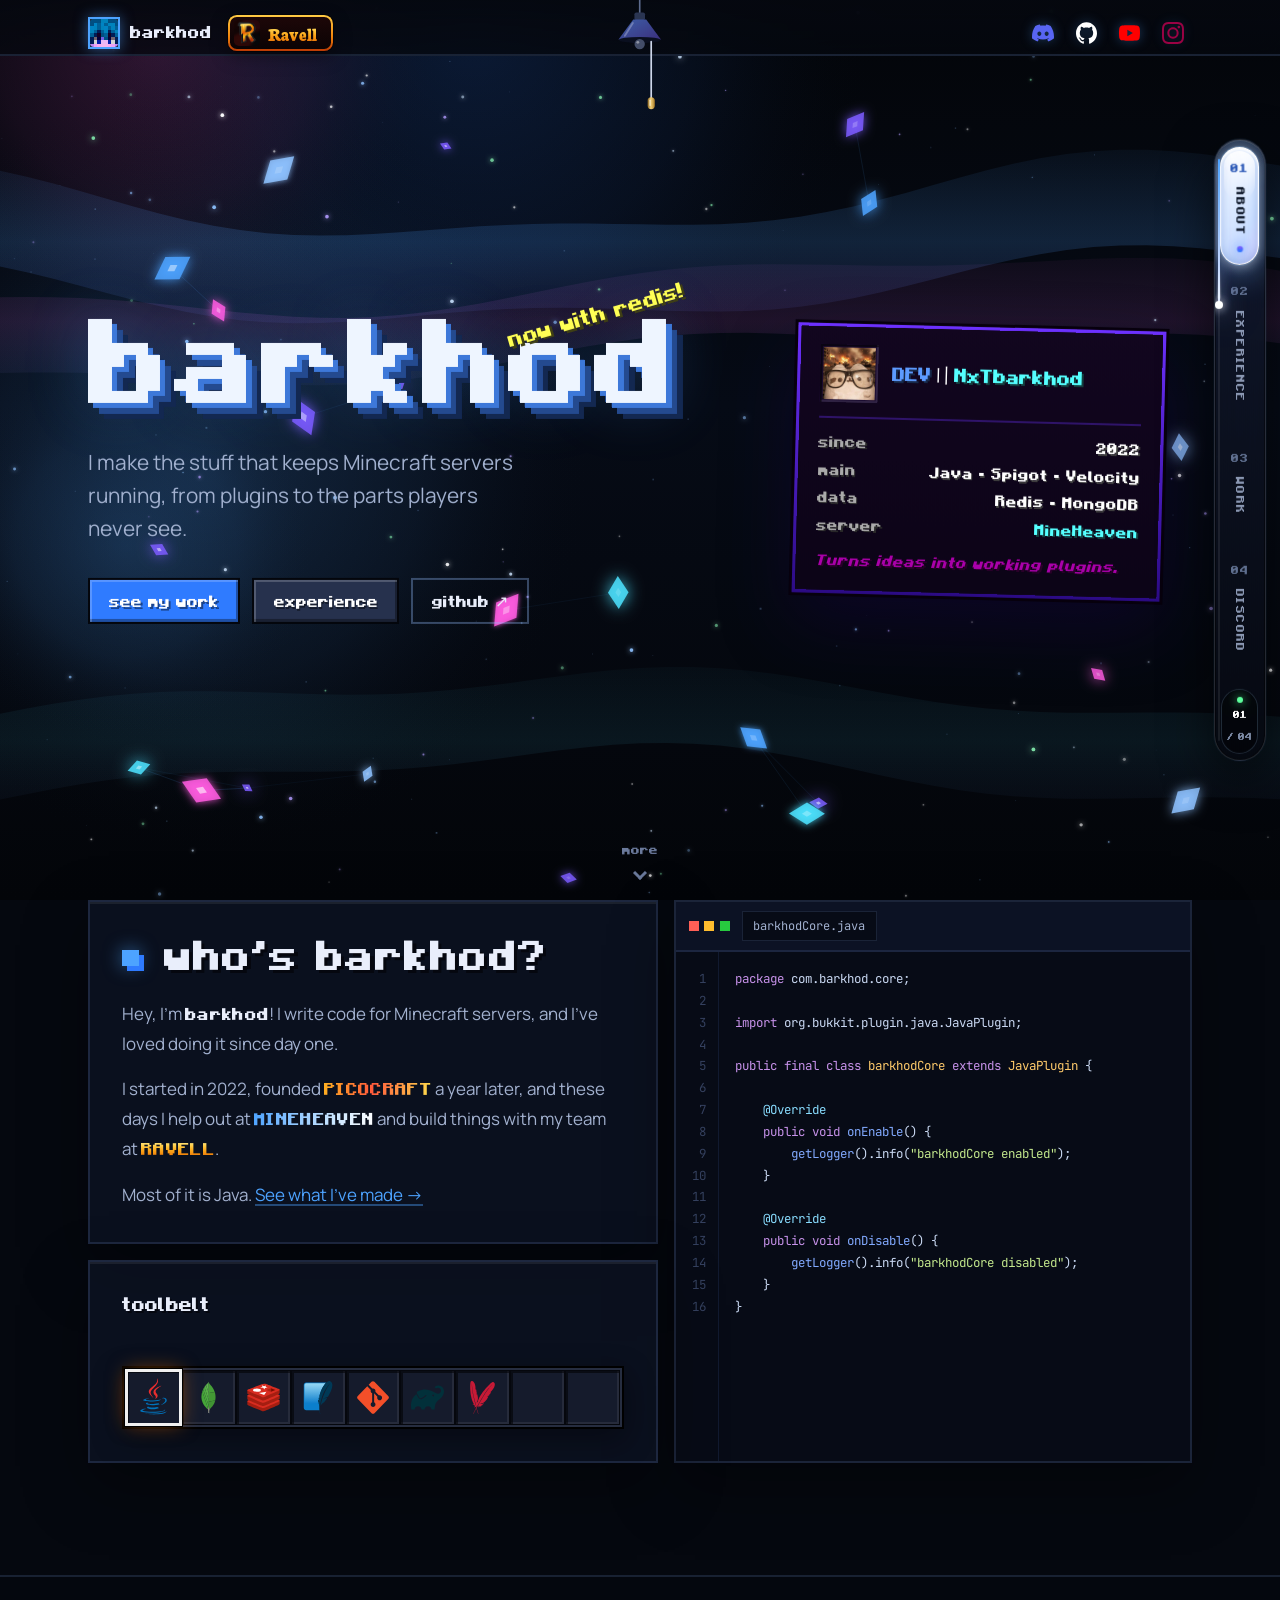
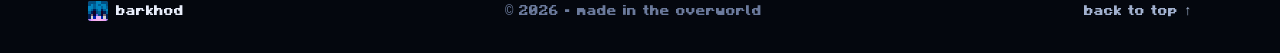
<file: index.html>
<!DOCTYPE html>
<html lang="en">
<head>
<meta charset="UTF-8">
<meta name="viewport" content="width=device-width, initial-scale=1.0">
<meta name="description" content="barkhod — plugins, gameplay systems and the backend behind Minecraft servers like MineHeaven and PicoCraft.">
<meta name="theme-color" content="#000000">
<script>try{if(localStorage.getItem("barkhod-theme")==="light"){document.documentElement.setAttribute("data-theme","light");document.querySelector('meta[name="theme-color"]').setAttribute("content","#eaf3ff");}}catch(e){}</script>
<title>barkhod</title>
<link rel="icon" type="image/png" href="assets/img/logo.png?v=1">
<link rel="apple-touch-icon" href="assets/img/logo.png?v=1">
<link rel="preconnect" href="https://fonts.googleapis.com">
<link rel="preconnect" href="https://fonts.gstatic.com" crossorigin>
<link href="https://fonts.googleapis.com/css2?family=Neuton:wght@800&family=JetBrains+Mono:wght@400;500;700&family=Manrope:wght@400;500;600;700;800&display=swap" rel="stylesheet">
<link rel="stylesheet" href="assets/css/site.css?v=5">
</head>
<body data-page="1">
<a class="skip" href="#main">Skip to content</a>

<header class="topbar" id="navbar">
<div class="topbar-in">
<div class="topbar-start">
<a class="brand" href="#about" data-goto="1" aria-label="barkhod home"><img class="brand-mark" src="assets/img/logo.png?v=1" alt="" width="32" height="32" fetchpriority="high"><span class="brand-name">barkhod</span></a>
<a class="ravell-link" href="ravell/" aria-label="Ravell"><img src="assets/img/ravell-icon.webp" alt="" width="900" height="900"><span class="ravell-link-name" aria-hidden="true">Ravell</span></a>
</div>
<div class="lamp" id="lamp">
<button class="lamp-body" id="lampBody" type="button" role="switch" aria-checked="false" aria-label="Lamp: switch to light mode">
<svg class="lamp-svg" viewBox="0 0 64 56" aria-hidden="true" focusable="false">
<defs>
<linearGradient id="lampShadeFill" x1="0" y1="0" x2="1" y2="1"><stop offset="0" class="lamp-shade-a"/><stop offset="1" class="lamp-shade-b"/></linearGradient>
<radialGradient id="lampGlowFill"><stop offset="0" stop-color="#fff8dd"/><stop offset=".4" stop-color="#ffe08a" stop-opacity=".55"/><stop offset="1" stop-color="#ffd166" stop-opacity="0"/></radialGradient>
</defs>
<circle class="lamp-halo" cx="32" cy="37" r="22" fill="url(#lampGlowFill)"/>
<line class="lamp-wire" x1="32" y1="0" x2="32" y2="11"/>
<rect class="lamp-cap" x="27.5" y="10.5" width="9" height="6.5" rx="1.6"/>
<path class="lamp-shade" d="M26.5 16.5h11L50 33.5Q32 38.6 14 33.5Z" fill="url(#lampShadeFill)"/>
<path class="lamp-shine" d="M26.2 19.6 19.4 30.4"/>
<ellipse class="lamp-rim" cx="32" cy="33.9" rx="17.6" ry="2.5"/>
<circle class="lamp-bulb" cx="32" cy="37.4" r="4.4"/>
<circle class="lamp-bulb-spark" cx="30.4" cy="35.9" r="1.2"/>
</svg>
<span class="lamp-cone" aria-hidden="true"></span>
</button>
</div>
<nav class="socials" aria-label="Social links">
<button class="social-icon" type="button" data-goto="4" aria-label="Discord page" data-tip="Discord"><img src="assets/icons/discord.svg" alt="" width="22" height="22"></button>
<a class="social-icon" href="https://github.com/mineheavendevelopment" target="_blank" rel="noreferrer" aria-label="GitHub" data-tip="GitHub"><img class="icon-mono" src="assets/icons/github.svg" alt="" width="22" height="22"></a>
<a class="social-icon" href="https://www.youtube.com/@Barkhod" target="_blank" rel="noreferrer" aria-label="YouTube" data-tip="YouTube"><img src="assets/icons/youtube.svg" alt="" width="22" height="22"></a>
<button class="social-icon is-off" type="button" aria-disabled="true" aria-label="Instagram, not available yet" data-tip="Not now ❌"><img src="assets/icons/instagram.svg" alt="" width="22" height="22"></button>
</nav>
</div>
</header>

<nav class="top-pager" id="topPager" aria-label="Site pages">
<span class="top-pager-glow" aria-hidden="true"></span>
<span class="top-pager-slider" id="topPagerSlider" aria-hidden="true"></span>
<div class="top-pager-list" role="tablist" aria-label="Site pages" aria-orientation="vertical">
<button class="top-page-btn" type="button" role="tab" data-goto="1" title="About" aria-label="Page 1 of 4, About" aria-selected="true"><b aria-hidden="true">01</b><span>About</span></button>
<button class="top-page-btn" type="button" role="tab" data-goto="2" title="Experience" aria-label="Page 2 of 4, Experience" aria-selected="false" tabindex="-1"><b aria-hidden="true">02</b><span>Experience</span></button>
<button class="top-page-btn" type="button" role="tab" data-goto="3" title="Work" aria-label="Page 3 of 4, Work" aria-selected="false" tabindex="-1"><b aria-hidden="true">03</b><span>Work</span></button>
<button class="top-page-btn" type="button" role="tab" data-goto="4" title="Discord" aria-label="Page 4 of 4, Discord" aria-selected="false" tabindex="-1"><b aria-hidden="true">04</b><span>Discord</span></button>
</div>
<span class="top-pager-count" id="topPagerCount" aria-hidden="true"><b>01</b> / 04</span>
<span class="top-pager-progress" aria-hidden="true"><i id="topPagerProgress"></i></span>
</nav>

<main id="main">

<section class="page page-home" id="about" data-page="1" aria-label="Home">
<div class="intro">
<div class="wrap intro-grid">
<div class="intro-copy">
<h1 class="title"><span class="title-word">barkhod</span><span class="splash" id="splash" aria-hidden="true">now with redis!</span></h1>
<p class="intro-lead">I make the stuff that keeps Minecraft servers running, from plugins to the parts players never see.</p>
<div class="actions">
<a class="btn btn-go" href="#work">see my work</a>
<a class="btn" href="#experience">experience</a>
<a class="btn btn-ghost" href="https://github.com/mineheavendevelopment" target="_blank" rel="noreferrer">github ↗</a>
</div>
</div>
<aside class="player" aria-label="Player card">
<div class="player-head">
<span class="player-face"><img src="assets/img/dc-avatar.jpg?v=2" alt="" width="256" height="256"></span>
<div class="player-id">
<p class="player-name"><span class="player-rank">DEV</span><span class="player-sep">〢</span>NxTbarkhod</p>
</div>
</div>
<dl class="player-stats">
<div><dt>since</dt><dd>2022</dd></div>
<div><dt>main</dt><dd>Java · Spigot · Velocity</dd></div>
<div><dt>data</dt><dd>Redis · MongoDB</dd></div>
<div><dt>server</dt><dd class="aqua">MineHeaven</dd></div>
</dl>
<p class="player-lore">Turns ideas into working plugins.</p>
</aside>
</div>
<a class="scroll-hint" href="#whoami"><span>more</span><i aria-hidden="true"></i></a>
</div>

<div class="wrap bento" id="whoami">
<article class="card about-card" data-reveal>
<h2 class="heading">who's barkhod?</h2>
<p>Hey, I'm <b class="mc">barkhod</b>! I write code for Minecraft servers, and I've loved doing it since day one.</p>
<p>I started in 2022, founded <a class="mc mc-pico" href="https://github.com/mineheavendevelopment" target="_blank" rel="noreferrer">PICOCRAFT</a> a year later, and these days I help out at <a class="mc mc-heaven" href="https://github.com/mineheavendevelopment" target="_blank" rel="noreferrer">MINEHEAVEN</a> and build things with my team at <a class="mc mc-ravell" href="ravell/">RAVELL</a>.</p>
<p>Most of it is Java. <a class="link" href="#work">See what I've made →</a></p>
</article>

<figure class="card editor-card" data-reveal>
<div class="editor-bar"><span class="editor-dots" aria-hidden="true"><i></i><i></i><i></i></span><span class="editor-tab">barkhodCore.java</span></div>
<div class="editor-body">
<pre class="editor-lines" id="editorLines" aria-hidden="true"></pre>
<pre class="editor-code" id="editorCode"><span class="kw">package</span> com.barkhod.core;

<span class="kw">import</span> org.bukkit.plugin.java.JavaPlugin;

<span class="kw">public final class</span> <span class="tp">barkhodCore</span> <span class="kw">extends</span> <span class="tp">JavaPlugin</span> {

    <span class="ann">@Override</span>
    <span class="kw">public void</span> <span class="fn">onEnable</span>() {
        <span class="fn">getLogger</span>().info(<span class="str">"barkhodCore enabled"</span>);
    }

    <span class="ann">@Override</span>
    <span class="kw">public void</span> <span class="fn">onDisable</span>() {
        <span class="fn">getLogger</span>().info(<span class="str">"barkhodCore disabled"</span>);
    }
}</pre>
</div>
</figure>

<section class="card tools-card" aria-labelledby="toolsTitle" data-reveal>
<h3 class="card-title" id="toolsTitle">toolbelt</h3>
<div class="hotbar-wrap">
<p class="held" id="held" aria-live="polite"></p>
<ul class="hotbar" id="hotbar">
<li><button class="slot" type="button" data-name="Java" style="--c:#e76f00"><img src="assets/icons/java.svg" alt="Java"></button></li>
<li><button class="slot" type="button" data-name="MongoDB" style="--c:#47a248"><img src="assets/icons/mongodb.svg" alt="MongoDB"></button></li>
<li><button class="slot" type="button" data-name="Redis" style="--c:#d82c20"><img src="assets/icons/redis.svg" alt="Redis"></button></li>
<li><button class="slot" type="button" data-name="SQLite" style="--c:#0f80cc"><img src="assets/icons/sqlite.svg" alt="SQLite"></button></li>
<li><button class="slot" type="button" data-name="Git" style="--c:#f05032"><img src="assets/icons/git.svg" alt="Git"></button></li>
<li><button class="slot" type="button" data-name="Gradle" style="--c:#3fb6c6"><img src="assets/icons/gradle.svg" alt="Gradle"></button></li>
<li><button class="slot" type="button" data-name="Apache Maven" style="--c:#c71a36"><img src="assets/icons/maven.svg" alt="Apache Maven"></button></li>
<li><span class="slot is-empty" aria-hidden="true"></span></li>
<li><span class="slot is-empty" aria-hidden="true"></span></li>
</ul>
</div>
</section>
</div>
</section>

<section class="page" id="experience" data-page="2" aria-label="Experience">
<div class="wrap">
<header class="page-head">
<h2 class="heading">teams I've built for</h2>
<p class="page-sub">Two I started and one I joined. Pick a team to rewind the clock.</p>
</header>

<div class="mc-clock" id="mcClock">
<button class="mc-clock-face" id="mcClockFace" type="button" aria-label="Minecraft clock timeline. Click to spin it like in the Nether."><canvas id="mcClockCanvas" width="16" height="16" aria-hidden="true"></canvas></button>
<div class="mc-clock-info">
<div class="mc-clock-head"><span>Minecraft clock · timeline</span><b class="mc-clock-phase" id="mcClockPhase" data-phase="day">Now</b></div>
<div class="mc-clock-readout"><span class="mc-clock-time" id="mcClockYear">2026</span></div>
</div>
<div class="mc-clock-day" aria-hidden="true">
<div class="mc-clock-track" id="mcClockTrack"><span class="mc-clock-needle" id="mcClockNeedle"></span></div>
<div class="mc-clock-labels" id="mcClockLabels"><span style="--at:0%">2022</span><span style="--at:25%">2023</span><span style="--at:50%">2024</span><span style="--at:75%">2025</span><span style="--at:100%">2026</span></div>
</div>
</div>

<div class="guilds">
<div class="guild-list" role="tablist" aria-label="Teams" aria-orientation="vertical">
<button class="guild is-active" id="tab-picocraft" type="button" role="tab" aria-selected="true" aria-controls="job-picocraft" data-company="picocraft" data-year="2023"><span class="guild-logo" aria-hidden="true"><img src="assets/img/picocraft-logo.png" alt="" width="180" height="135"></span><span class="guild-text"><span class="guild-name">PicoCraft</span><span class="guild-role">Owner &amp; developer</span></span><span class="guild-year">2023</span></button>
<button class="guild" id="tab-mineheaven" type="button" role="tab" aria-selected="false" tabindex="-1" aria-controls="job-mineheaven" data-company="mineheaven" data-year="2026"><span class="guild-logo" aria-hidden="true"><img src="assets/img/mineheaven-logo.png" alt="" width="110" height="128"></span><span class="guild-text"><span class="guild-name">MineHeaven</span><span class="guild-role">Developer</span></span><span class="guild-year">2026</span></button>
<button class="guild" id="tab-ravell" type="button" role="tab" aria-selected="false" tabindex="-1" aria-controls="job-ravell" data-company="ravell" data-year="2026"><span class="guild-logo" aria-hidden="true"><img src="assets/img/ravell-icon.webp" alt="" width="900" height="900"></span><span class="guild-text"><span class="guild-name">Ravell</span><span class="guild-role">Owner</span></span><span class="guild-year">2026</span></button>
</div>

<article class="card guild-detail" id="job-picocraft" role="tabpanel" aria-labelledby="tab-picocraft" data-job="picocraft">
<header class="detail-head">
<div><p class="detail-kicker">owner &amp; developer</p><h3 class="detail-title"><span class="mc-pico">PICOCRAFT</span></h3></div>
<span class="chip chip-now">2023 — now</span>
</header>
<ul class="detail-list">
<li>Started it in 2023 and have been building it ever since</li>
<li>Made most of what runs on it, and still look after it day to day</li>
</ul>
<ul class="chips" aria-label="Built with"><li class="chip t-java">Java</li><li class="chip t-spigot">Spigot</li><li class="chip t-mongo">MongoDB</li></ul>
</article>

<article class="card guild-detail" id="job-mineheaven" role="tabpanel" aria-labelledby="tab-mineheaven" data-job="mineheaven" hidden>
<header class="detail-head">
<div><p class="detail-kicker">developer</p><h3 class="detail-title"><span class="mc-heaven">MINEHEAVEN</span></h3></div>
<span class="chip chip-now">2026 — now</span>
</header>
<ul class="detail-list">
<li>Contributed to MineHeaven's core, and built its Donut Core myself</li>
<li>Help keep things running smoothly across the network</li>
</ul>
<ul class="chips" aria-label="Built with"><li class="chip t-java">Java</li><li class="chip t-spigot">Spigot</li><li class="chip t-redis">Redis</li><li class="chip t-mongo">MongoDB</li></ul>
</article>

<article class="card guild-detail" id="job-ravell" role="tabpanel" aria-labelledby="tab-ravell" data-job="ravell" hidden>
<header class="detail-head">
<div><p class="detail-kicker">owner</p><h3 class="detail-title"><span class="mc-ravell">RAVELL</span></h3></div>
<span class="chip chip-now">2026 — now</span>
</header>
<ul class="detail-list">
<li>Building things together with Mxbin as Ravell Development</li>
<li>Right now we're working on our own take on Hypixel's Housing</li>
</ul>
<ul class="chips" aria-label="Built with"><li class="chip t-java">Java</li></ul>
<p><a class="btn" href="ravell/">open ravell's page &rarr;</a></p>
</article>
</div>
</div>
</section>

<section class="page" id="work" data-page="3" aria-label="Work">
<div class="wrap">
<header class="page-head">
<h2 class="heading">stuff I've crafted</h2>
<p class="page-sub">Plugins and systems running on real servers.</p>
</header>
<div class="items">
<article class="item" style="--rarity:#55ffff;--rarity-day:#00868b">
<div class="item-top">
<span class="slot item-slot"><img src="assets/img/mineheaven-logo.png" alt="" width="110" height="128"></span>
<div class="item-id"><h3 class="item-name">MineHeaven Core</h3><p class="item-meta">contributed · MineHeaven · 2026</p></div>
<a class="item-link" href="https://github.com/mineheavendevelopment" target="_blank" rel="noreferrer" aria-label="MineHeaven Core on GitHub"><img class="icon-mono" src="assets/icons/github.svg" alt="" width="18" height="18"></a>
</div>
<p class="item-desc">The network's core: custom ranks and permissions, an in-game store with rank gifting, a network-wide economy, player tags and player status, plus the bug fixes that keep it all running.</p>
<ul class="chips"><li class="chip t-java">Java</li><li class="chip t-redis">Redis</li><li class="chip t-mongo">MongoDB</li><li class="chip t-velocity">Velocity</li></ul>
</article>
<article class="item" style="--rarity:#55ffff;--rarity-day:#00868b">
<div class="item-top">
<span class="slot item-slot"><img src="assets/img/mineheaven-logo.png" alt="" width="110" height="128"></span>
<div class="item-id"><h3 class="item-name">MineHeaven Donut Core</h3><p class="item-meta">MineHeaven · 2026</p></div>
<a class="item-link" href="https://github.com/mineheavendevelopment" target="_blank" rel="noreferrer" aria-label="MineHeaven Donut Core on GitHub"><img class="icon-mono" src="assets/icons/github.svg" alt="" width="18" height="18"></a>
</div>
<p class="item-desc">DonutSMP's core systems, recreated for MineHeaven: its main gameplay features and mechanics.</p>
<ul class="chips"><li class="chip t-java">Java</li><li class="chip t-mongo">MongoDB</li><li class="chip t-velocity">Velocity</li></ul>
</article>
<article class="item" style="--rarity:#ffaa00;--rarity-day:#b35f00">
<div class="item-top">
<span class="slot item-slot item-slot-photo"><img src="assets/img/Profile.jpg" alt="" width="460" height="460"></span>
<div class="item-id"><h3 class="item-name">barkhod Core</h3><p class="item-meta">private · 2022</p></div>
<a class="item-link" href="https://github.com/barkhod" target="_blank" rel="noreferrer" aria-label="barkhod Core on GitHub"><img class="icon-mono" src="assets/icons/github.svg" alt="" width="18" height="18"></a>
</div>
<p class="item-desc">My first Minecraft plugin, and it isn't finished: it's growing into the core of a personal SMP, with every system a survival server needs.</p>
<ul class="chips"><li class="chip t-java">Java</li><li class="chip t-velocity">Velocity</li><li class="chip t-redis">Redis</li><li class="chip t-mongo">MongoDB</li></ul>
</article>
<article class="item" style="--rarity:#ff55ff;--rarity-day:#a100a1">
<div class="item-top">
<span class="slot item-slot item-slot-photo"><img src="assets/img/hypixel-logo.jpg" alt="" width="160" height="160"></span>
<div class="item-id"><h3 class="item-name">Hypixel Dialogues</h3><p class="item-meta">open source · 2026</p></div>
<a class="item-link" href="https://github.com/barkhod" target="_blank" rel="noreferrer" aria-label="Hypixel Dialogues on GitHub"><img class="icon-mono" src="assets/icons/github.svg" alt="" width="18" height="18"></a>
</div>
<p class="item-desc">Hypixel's NPC dialogue and conversation system, rebuilt from scratch.</p>
<ul class="chips"><li class="chip t-java">Java</li></ul>
</article>
<a class="item item-more" href="https://github.com/mineheavendevelopment" target="_blank" rel="noreferrer"><span class="slot item-slot" aria-hidden="true">+</span><span>more on github ↗</span></a>
</div>
</div>
</section>

<section class="page" id="contact" data-page="4" aria-label="Discord">
<div class="wrap">
<header class="page-head page-head-center">
<h2 class="heading">say hi</h2>
<p class="page-sub">Discord is the quickest way to reach me.</p>
</header>
<div class="dc-card">
<div class="dc-banner"><img src="assets/img/dc-banner.jpg" alt="barkhod banner"><span class="dc-banner-glow"></span></div>
<div class="dc-avatar"><img class="dc-avatar-img" src="assets/img/dc-avatar.jpg?v=2" alt="barkhod" width="256" height="256" decoding="async"><span class="dc-status" id="dcStatus" data-state="online"></span></div>
<div class="dc-id">
<h3 class="dc-name">barkhod <span class="dc-cat">🎀</span><span class="dc-badges"><svg class="dc-badge" viewBox="0 0 24 24" role="img" aria-label="Active Developer"><path d="M12 2l2.6 6.8L21 11l-6.4 2.2L12 20l-2.6-6.8L3 11l6.4-2.2z"/></svg></span></h3>
<p class="dc-user">barkhod_not • he/him</p>
</div>
<div class="dc-actions">
<a class="dc-btn" id="dcMessage" href="https://discord.com/channels/@me" target="_blank" rel="noreferrer">Message</a>
<a class="dc-btn" href="mailto:barkhod@gmail.com" target="_blank" rel="noreferrer">Work with barkhod</a>
</div>
<div class="dc-tabs"><button class="dc-tab active" type="button" data-dc="main">Main</button><button class="dc-tab" type="button" data-dc="board">Board</button></div>
<div class="dc-panels">
<div class="dc-panel" data-dc-panel="main">
<p class="dc-label">Bio</p>
<p class="dc-bio"><img class="dc-bio-icon" src="assets/img/mineheaven-logo.png" alt="MINEHEAVEN"> Developer Of @ <span class="mc-heaven">MINEHEAVEN</span></p>
<p class="dc-label">Member Since</p>
<p class="dc-date"><svg viewBox="0 0 24 24" fill="currentColor" aria-hidden="true"><path d="M18.6 5.3A16.4 16.4 0 0014.5 4l-.5 1a15 15 0 00-4 0L9.5 4a16.4 16.4 0 00-4.1 1.3C3 9 2.4 12.6 2.7 16.1A16.6 16.6 0 007.8 19l1.2-2a10 10 0 01-1.9-.9l.5-.3a12 12 0 0010.8 0l.5.3c-.6.4-1.2.7-1.9.9l1.2 2a16.6 16.6 0 005.1-2.9c.4-4-.7-7.5-2.7-10.8zM9.7 14.2c-.8 0-1.4-.7-1.4-1.6 0-.9.6-1.6 1.4-1.6.8 0 1.4.7 1.4 1.6 0 .9-.6 1.6-1.4 1.6zm4.6 0c-.8 0-1.4-.7-1.4-1.6 0-.9.6-1.6 1.4-1.6.8 0 1.4.7 1.4 1.6 0 .9-.6 1.6-1.4 1.6z"/></svg> Mar 5, 2025</p>
<p class="dc-label">Friends Since</p>
<p class="dc-date">Sep 14, 2026</p>
<p class="dc-label">Connections</p>
<div class="dc-conns">
<a class="dc-conn" href="https://github.com/mineheavendevelopment" target="_blank" rel="noreferrer"><svg viewBox="0 0 24 24" fill="currentColor" aria-hidden="true"><path d="M12 0c-6.626 0-12 5.373-12 12 0 5.302 3.438 9.8 8.207 11.387.599.111.793-.261.793-.577v-2.234c-3.338.726-4.033-1.416-4.033-1.416-.546-1.387-1.333-1.756-1.333-1.756-1.089-.745.083-.729.083-.729 1.205.084 1.839 1.237 1.839 1.237 1.07 1.834 2.807 1.304 3.492.997.107-.775.418-1.305.762-1.604-2.665-.305-5.467-1.334-5.467-5.931 0-1.311.469-2.381 1.236-3.221-.124-.303-.535-1.524.117-3.176 0 0 1.008-.322 3.301 1.23.957-.266 1.983-.399 3.003-.404 1.02.005 2.047.138 3.006.404 2.291-1.552 3.297-1.23 3.297-1.23.653 1.653.242 2.874.118 3.176.77.84 1.235 1.911 1.235 3.221 0 4.609-2.807 5.624-5.479 5.921.43.372.823 1.102.823 2.222v3.293c0 .319.192.694.801.576 4.765-1.589 8.199-6.086 8.199-11.386 0-6.627-5.373-12-12-12z"/></svg><span>barkhod</span><svg class="dc-check" viewBox="0 0 24 24" aria-hidden="true"><circle cx="12" cy="12" r="10" fill="currentColor"/><path d="M8 12.5l2.5 2.5L16 9.5" stroke="#0b0d12" stroke-width="2" fill="none" stroke-linecap="round" stroke-linejoin="round"/></svg><span class="dc-open">↗</span></a>
<a class="dc-conn" href="https://open.spotify.com/user/barkhod" target="_blank" rel="noreferrer"><svg viewBox="0 0 24 24" fill="currentColor" aria-hidden="true"><path d="M12 2a10 10 0 100 20 10 10 0 000-20zm4.6 14.4a.7.7 0 01-1 .2c-2.7-1.6-6-2-10-.9a.7.7 0 11-.3-1.4c4.4-1.2 8.1-.7 11.1 1.1.4.2.4.8.2 1zm1.3-2.8a.9.9 0 01-1.2.3c-3-1.9-7.7-2.4-11.3-1.3a.9.9 0 11-.5-1.7c4.1-1.2 9.3-.7 12.8 1.5.4.3.5.9.2 1.2zm.1-2.9c-3.6-2.1-9.6-2.3-13-1.3a1 1 0 11-.6-1.9c3.7-1.1 10.4-.9 14.5 1.4a1 1 0 01-1 1.8z"/></svg><span>barkhod</span><svg class="dc-check" viewBox="0 0 24 24" aria-hidden="true"><circle cx="12" cy="12" r="10" fill="currentColor"/><path d="M8 12.5l2.5 2.5L16 9.5" stroke="#0b0d12" stroke-width="2" fill="none" stroke-linecap="round" stroke-linejoin="round"/></svg><span class="dc-open">↗</span></a>
<a class="dc-conn" href="https://www.youtube.com/@Barkhod" target="_blank" rel="noreferrer"><svg viewBox="0 0 24 24" fill="currentColor" aria-hidden="true"><path d="M22 12s0-3.3-.4-4.8a2.5 2.5 0 00-1.8-1.8C18.3 5 12 5 12 5s-6.3 0-7.8.4A2.5 2.5 0 002.4 7.2C2 8.7 2 12 2 12s0 3.3.4 4.8c.2.9.9 1.6 1.8 1.8 1.5.4 7.8.4 7.8.4s6.3 0 7.8-.4a2.5 2.5 0 001.8-1.8c.4-1.5.4-4.8.4-4.8zM10 15.2V8.8L15.5 12z"/></svg><span>barkhod</span><svg class="dc-check" viewBox="0 0 24 24" aria-hidden="true"><circle cx="12" cy="12" r="10" fill="currentColor"/><path d="M8 12.5l2.5 2.5L16 9.5" stroke="#0b0d12" stroke-width="2" fill="none" stroke-linecap="round" stroke-linejoin="round"/></svg><span class="dc-open">↗</span></a>
</div>
</div>
<div class="dc-panel" data-dc-panel="board" hidden>
<p class="dc-label">Projects</p>
<div class="dc-conns">
<a class="dc-conn" href="https://github.com/mineheavendevelopment" target="_blank" rel="noreferrer"><span class="dc-mark">MH</span><span>MINEHEAVEN CORE</span><span class="dc-year">2026</span><span class="dc-open">↗</span></a>
<a class="dc-conn" href="https://github.com/mineheavendevelopment" target="_blank" rel="noreferrer"><span class="dc-mark">MH</span><span>MINEHEAVEN DONUT CORE</span><span class="dc-year">2026</span><span class="dc-open">↗</span></a>
<a class="dc-conn" href="https://github.com/barkhod" target="_blank" rel="noreferrer"><span class="dc-mark">ba</span><span>barkhod CORE</span><span class="dc-year">2022</span><span class="dc-open">↗</span></a>
<a class="dc-conn" href="https://github.com/mineheavendevelopment" target="_blank" rel="noreferrer"><span class="dc-mark">H</span><span>HYPIXEL DIALOGUES</span><span class="dc-year">2026</span><span class="dc-open">↗</span></a>
</div>
</div>
</div>
</div>
</div>
</section>

</main>

<footer class="foot">
<div class="wrap foot-in">
<span class="foot-brand"><img src="assets/img/logo.png?v=1" alt="" width="20" height="20">barkhod</span>
<span class="foot-note">© 2026 · made in the overworld</span>
<button class="foot-top" id="backToTop" type="button">back to top ↑</button>
</div>
</footer>

<script src="assets/js/unique-bg.js?v=3" defer></script>
<script src="assets/js/scroll-3d.js?v=12" defer></script>
<script src="assets/js/main.js?v=8" defer></script>
<script src="assets/js/mc-clock.js?v=3" defer></script>
<script src="assets/js/lamp.js?v=2" defer></script>
<script src="assets/js/cursor.js?v=4" defer></script>
<script src="assets/js/pager.js?v=21" defer></script>
</body>
</html>
</file>
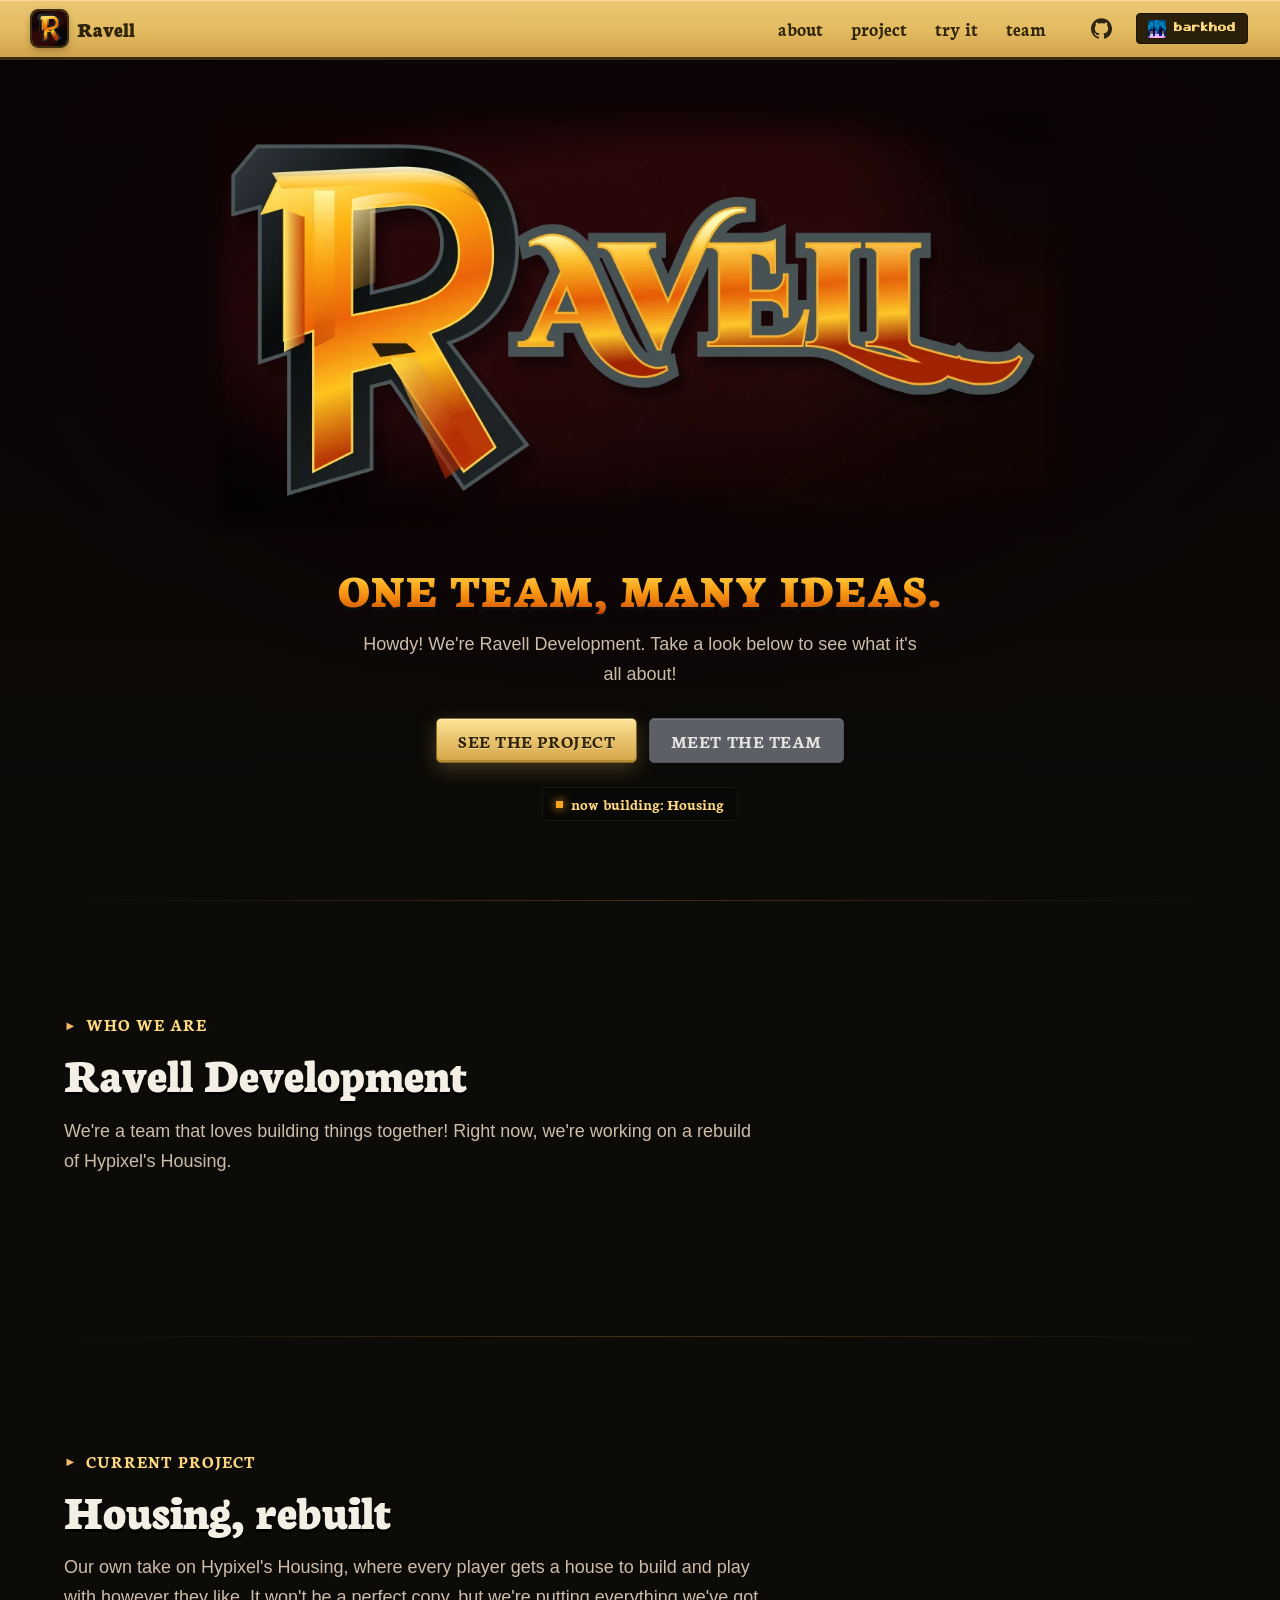
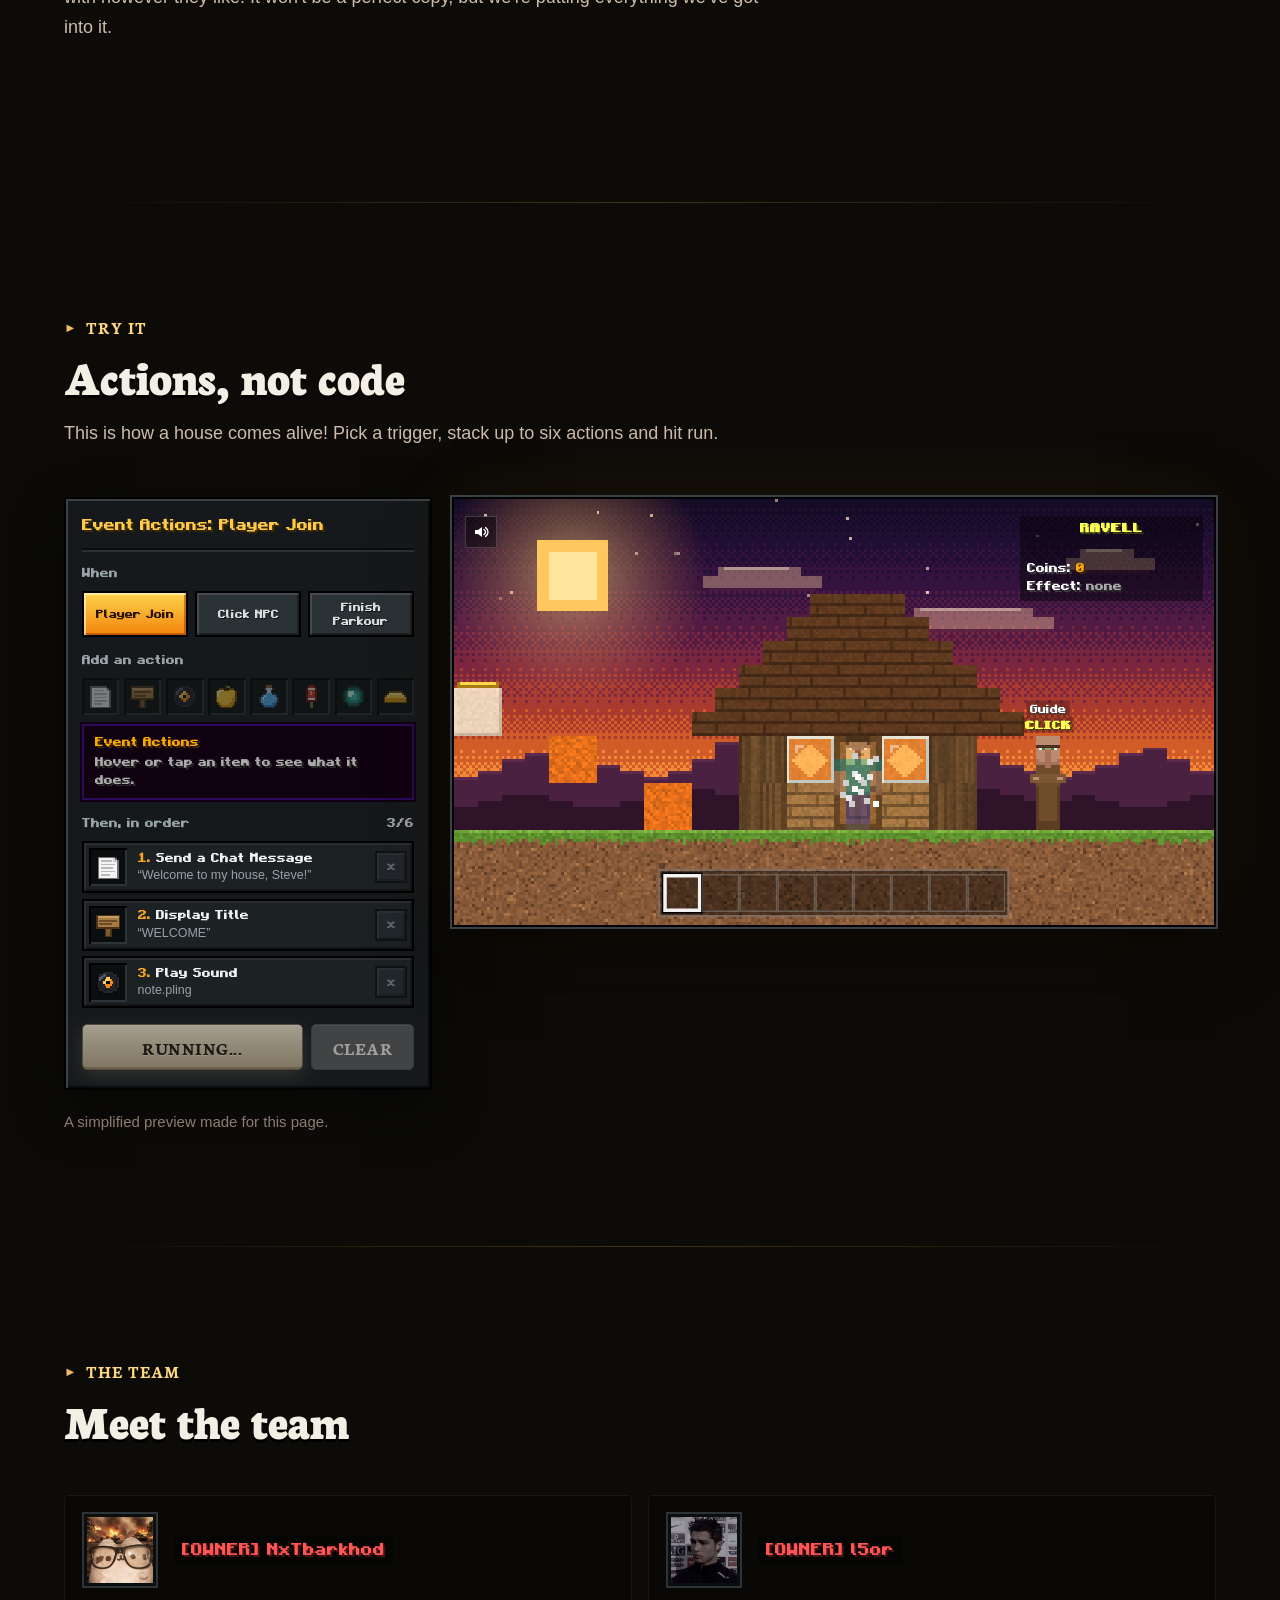
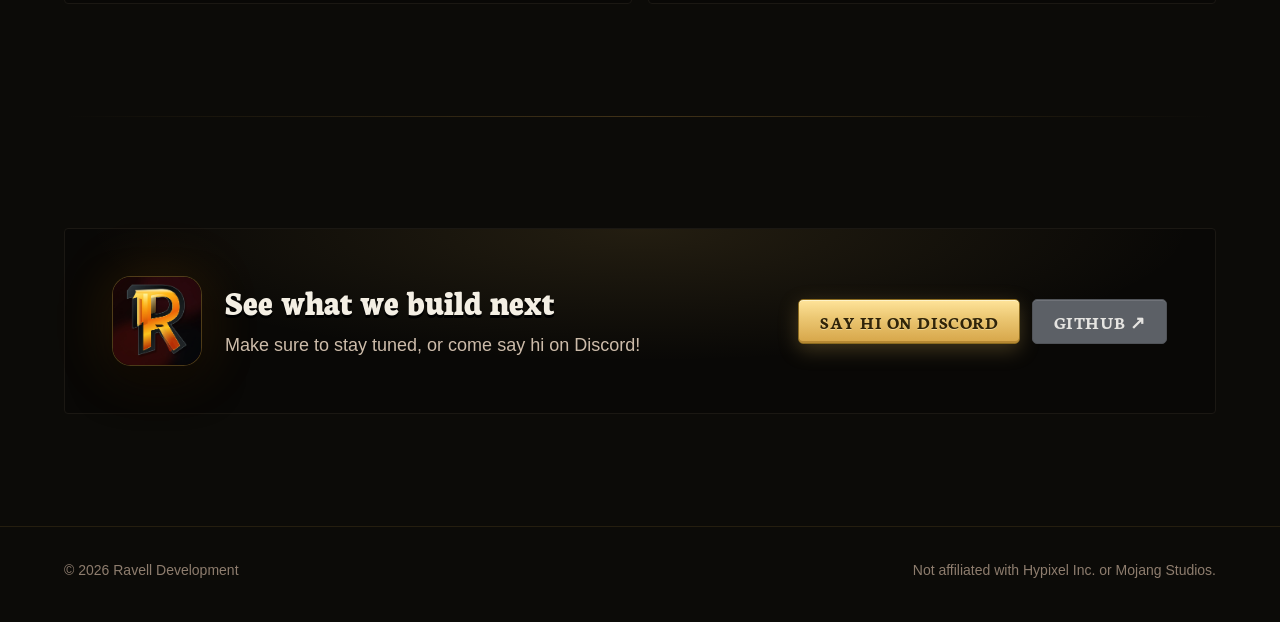
<file: ravell/index.html>
<!DOCTYPE html>
<html lang="en">
<head>
<meta charset="UTF-8">
<meta name="viewport" content="width=device-width, initial-scale=1.0">
<title>Ravell Development</title>
<meta name="description" content="Ravell Development is a team that takes on all kinds of projects. Right now we're rebuilding Hypixel's Housing from scratch.">
<meta name="theme-color" content="#070304">
<meta property="og:type" content="website">
<meta property="og:title" content="Ravell Development">
<meta property="og:description" content="One team, many ideas. Now building: Hypixel's Housing, rebuilt from scratch.">
<meta property="og:url" content="https://barkhod.github.io/ravell/">
<meta property="og:image" content="https://barkhod.github.io/assets/img/ravell-banner.webp">
<meta name="twitter:card" content="summary_large_image">
<link rel="icon" type="image/webp" href="../assets/img/ravell-icon.webp">
<link rel="apple-touch-icon" href="../assets/img/ravell-icon.webp">
<link rel="preconnect" href="https://fonts.googleapis.com">
<link rel="preconnect" href="https://fonts.gstatic.com" crossorigin>
<link href="https://fonts.googleapis.com/css2?family=Neuton:wght@400;700;800&display=swap" rel="stylesheet">
<link rel="stylesheet" href="../assets/css/ravell.css?v=8">
</head>
<body>
<a class="skip" href="#main">Skip to content</a>

<header class="rv-bar" id="rvBar">
<div class="rv-bar-in">
<a class="rv-brand" href="#main" aria-label="Ravell Development, back to the top"><img src="../assets/img/ravell-icon.webp" alt="" width="900" height="900"><span>Ravell</span></a>
<nav class="rv-nav" aria-label="Sections">
<a href="#about">about</a>
<a href="#project">project</a>
<a href="#try">try it</a>
<a href="#team">team</a>
</nav>
<a class="rv-gh" href="https://github.com/RavellDevelopment" target="_blank" rel="noreferrer" aria-label="Ravell Development on GitHub"><img src="../assets/icons/github.svg" alt="" width="22" height="22"></a>
<a class="rv-back" href="../"><img src="../assets/img/logo.png?v=1" alt="" width="32" height="32"><span>barkhod</span></a>
</div>
</header>

<main id="main">
<section class="rv-hero" aria-label="Ravell Development">
<canvas class="rv-embers" id="rvEmbers" aria-hidden="true"></canvas>
<div class="rv-hero-in">
<h1 class="rv-logo"><img src="../assets/img/ravell-banner.webp" alt="Ravell" width="1500" height="600" fetchpriority="high"></h1>
<p class="rv-tagline">One team, many ideas.</p>
<p class="rv-lead">Howdy! We're Ravell Development. Take a look below to see what it's all about!</p>
<div class="rv-cta">
<a class="rv-btn rv-btn-gold" href="#project">see the project</a>
<a class="rv-btn" href="#team">meet the team</a>
</div>
<p class="rv-status"><span class="rv-dot" aria-hidden="true"></span>now building: Housing</p>
</div>
</section>

<section class="rv-section" id="about" aria-labelledby="aboutTitle">
<div class="rv-wrap">
<header class="rv-head rv-reveal">
<p class="rv-kicker">who we are</p>
<h2 class="rv-h2" id="aboutTitle">Ravell Development</h2>
<p class="rv-sub">We're a team that loves building things together! Right now, we're working on a rebuild of Hypixel's Housing.</p>
</header>
</div>
</section>

<section class="rv-section" id="project" aria-labelledby="projectTitle">
<div class="rv-wrap">
<header class="rv-head rv-reveal">
<p class="rv-kicker">current project</p>
<h2 class="rv-h2" id="projectTitle">Housing, rebuilt</h2>
<p class="rv-sub">Our own take on Hypixel's Housing, where every player gets a house to build and play with however they like. It won't be a perfect copy, but we're putting everything we've got into it.</p>
</header>
</div>
</section>

<section class="rv-section rv-try" id="try" aria-labelledby="tryTitle">
<div class="rv-wrap">
<header class="rv-head rv-reveal">
<p class="rv-kicker">try it</p>
<h2 class="rv-h2" id="tryTitle">Actions, not code</h2>
<p class="rv-sub">This is how a house comes alive! Pick a trigger, stack up to six actions and hit run.</p>
</header>

<div class="ae rv-reveal" id="ae">
<div class="ae-gui">
<p class="ae-title"><span id="aeTitle">Event Actions: Player Join</span></p>

<div class="ae-group">
<p class="ae-label" id="aeWhen">When</p>
<div class="ae-triggers" id="aeTriggers" role="radiogroup" aria-labelledby="aeWhen">
<button class="ae-trigger" type="button" role="radio" aria-checked="true" data-trigger="join">Player Join</button>
<button class="ae-trigger" type="button" role="radio" aria-checked="false" tabindex="-1" data-trigger="npc">Click NPC</button>
<button class="ae-trigger" type="button" role="radio" aria-checked="false" tabindex="-1" data-trigger="parkour">Finish Parkour</button>
</div>
</div>

<div class="ae-group">
<p class="ae-label">Add an action</p>
<div class="ae-palette" id="aePalette"></div>
<div class="ae-info" id="aeInfo" aria-live="polite"><b>Event Actions</b><span>Hover or tap an item to see what it does.</span></div>
</div>

<div class="ae-group">
<p class="ae-label"><span>Then, in order</span><span id="aeCount">0/6</span></p>
<ol class="ae-list" id="aeList"></ol>
</div>

<div class="ae-run-row">
<button class="rv-btn rv-btn-gold ae-run" id="aeRun" type="button">&#9654; Run</button>
<button class="rv-btn" id="aeClear" type="button">Clear</button>
</div>
<noscript><p class="ae-empty">Turn on JavaScript to try the editor.</p></noscript>
</div>

<div class="ae-screen" id="aeScreen">
<canvas class="ae-world" id="aeWorld" width="256" height="144" role="img" aria-label="Preview: a small Minecraft scene with a house, an NPC and a parkour."></canvas>
<div class="ae-hud">
<div class="ae-board" id="aeBoard" aria-hidden="true"></div>
<div class="ae-tag" id="aeTag" aria-hidden="true"></div>
<div class="ae-titles" id="aeTitles" aria-hidden="true"><b></b><span></span></div>
<ol class="ae-chat" id="aeChat" aria-live="polite" aria-label="Chat"></ol>
<p class="ae-bar" id="aeBar" aria-hidden="true"></p>
<div class="ae-hotbar" id="aeHotbar" aria-hidden="true"></div>
<p class="ae-pop" id="aePop" aria-hidden="true"></p>
</div>
<button class="ae-mute" id="aeMute" type="button" aria-pressed="false" aria-label="Mute sounds">
<svg viewBox="0 0 16 16" aria-hidden="true" focusable="false"><path class="ae-mute-spk" d="M2 6h3l4-3v10l-4-3H2z"/><path class="ae-mute-on" d="M11 5.5c1 .7 1.5 1.5 1.5 2.5s-.5 1.8-1.5 2.5M12.6 3.6c1.5 1.1 2.4 2.6 2.4 4.4s-.9 3.3-2.4 4.4"/><path class="ae-mute-off" d="M11 6l4 4M15 6l-4 4"/></svg>
</button>
</div>
</div>
<p class="rv-note">A simplified preview made for this page.</p>
</div>
</section>

<section class="rv-section" id="team" aria-labelledby="teamTitle">
<div class="rv-wrap">
<header class="rv-head rv-reveal">
<p class="rv-kicker">the team</p>
<h2 class="rv-h2" id="teamTitle">Meet the team</h2>
</header>
<ul class="rv-team">
<li class="rv-member rv-reveal">
<img class="rv-member-face" src="../assets/img/dc-avatar.jpg?v=2" alt="" width="256" height="256" loading="lazy">
<div class="rv-member-text"><h3 class="rv-ign">[OWNER] NxTbarkhod</h3></div>
</li>
<li class="rv-member rv-reveal">
<img class="rv-member-face" src="../assets/img/mxbin-avatar.jpg" alt="" width="256" height="256" loading="lazy">
<div class="rv-member-text"><h3 class="rv-ign">[OWNER] l5or</h3></div>
</li>
</ul>
</div>
</section>

<section class="rv-section" id="follow" aria-labelledby="followTitle">
<div class="rv-wrap">
<div class="rv-follow rv-reveal">
<img class="rv-follow-icon" src="../assets/img/ravell-icon.webp" alt="" width="900" height="900" loading="lazy">
<div class="rv-follow-text">
<h2 class="rv-h2" id="followTitle">See what we build next</h2>
<p class="rv-sub">Make sure to stay tuned, or come say hi on Discord!</p>
</div>
<div class="rv-cta">
<a class="rv-btn rv-btn-gold" href="../#contact">say hi on discord</a>
<a class="rv-btn" href="https://github.com/RavellDevelopment" target="_blank" rel="noreferrer">github &#8599;</a>
</div>
</div>
</div>
</section>
</main>

<footer class="rv-foot">
<div class="rv-wrap rv-foot-in">
<p>&copy; 2026 Ravell Development</p>
<p>Not affiliated with Hypixel Inc. or Mojang Studios.</p>
</div>
</footer>

<script src="../assets/js/ravell.js?v=2" defer></script>
</body>
</html>
</file>
<file: assets/css/site.css>
/* barkhod — site styles.
   Night (default) and day (lamp on) share one set of tokens; the day values are at the bottom. */
:root{
color-scheme:dark;
--bg:#05080f;
--card:rgba(12,18,33,.86);
--card-2:rgba(18,26,47,.94);
--line:rgba(125,160,230,.17);
--line-2:rgba(150,190,255,.34);
--ink:#e9eefb;
--ink-2:#a2b1cf;
--ink-3:#6b7a9c;
--blue:#4da3ff;
--blue-2:#2f7bff;
--mint:#5dff9d;
--on-blue:#041022;
--slot:#0b1120;
--bevel-hi:rgba(255,255,255,.07);
--bevel-lo:rgba(0,0,0,.55);
--shadow:0 24px 60px rgba(0,0,0,.35);
--heading-shadow:rgba(0,0,0,.5);
--title-ink:#eef5ff;
--title-3d-1:#3d78d9;
--title-3d-2:#244a8f;
--title-3d-3:#132851;
--title-glow:rgba(77,163,255,.28);
--f-body:"Manrope",ui-sans-serif,system-ui,-apple-system,"Segoe UI",Roboto,sans-serif;
--f-pixel:"Minecraft",ui-monospace,monospace;
--f-code:"JetBrains Mono",ui-monospace,SFMono-Regular,Menlo,Consolas,monospace;
--bar-h:3.5rem;
--ease:cubic-bezier(.16,1,.3,1);
--pop:cubic-bezier(.34,1.56,.64,1);
}

/* ---------- Base ---------- */
*{margin:0;padding:0;box-sizing:border-box}
@font-face{font-family:Minecraft;src:url("../fonts/minecraft.otf") format("opentype");font-display:swap}
html{scroll-behavior:smooth;scroll-padding-top:calc(var(--bar-h) + 1.25rem);-webkit-text-size-adjust:100%;scrollbar-width:thin;scrollbar-color:#24304d var(--bg)}
body{min-height:100svh;background:var(--bg);color:var(--ink);font-family:var(--f-body);font-size:1.0625rem;line-height:1.7;overflow-x:hidden;-webkit-font-smoothing:antialiased}
img{display:block;max-width:100%}
a{color:inherit;text-decoration:none}
button{font:inherit;color:inherit;background:none;border:0;cursor:pointer}
ul,ol{list-style:none}
::selection{background:var(--blue);color:var(--on-blue)}
:focus-visible{outline:2px solid var(--blue);outline-offset:3px}
::-webkit-scrollbar{width:10px;height:10px}
::-webkit-scrollbar-track{background:var(--bg)}
::-webkit-scrollbar-thumb{background:#24304d;border:2px solid var(--bg)}
::-webkit-scrollbar-thumb:hover{background:var(--blue)}
.skip{position:fixed;top:-4rem;left:1rem;z-index:100;padding:.6rem 1rem;background:var(--blue);color:var(--on-blue);font-family:var(--f-pixel);transition:top .2s ease}
.skip:focus{top:.6rem}
#abyss-bg{position:fixed;inset:0;z-index:0;pointer-events:none}
#cursor-trail{position:fixed;inset:0;z-index:9999;pointer-events:none}
main,.foot{position:relative;z-index:1}

/* ---------- Layout ---------- */
.wrap{width:min(100% - 2.5rem,72rem);margin-inline:auto}
@media(min-width:48rem){.wrap{width:min(100% - 11rem,72rem)}}
/* Room under the bar for the lamp's cord, so it never hangs across a page title. */
.page{padding:calc(var(--bar-h) + clamp(3.75rem,7vw,5rem)) 0 clamp(4rem,9vw,7rem)}
.page-home{padding-top:0}
.page-hidden{display:none!important}

/* ---------- Shared pieces ---------- */
.heading{display:flex;align-items:center;gap:.6em;font-family:var(--f-pixel);font-weight:400;font-size:clamp(1.7rem,3.8vw,2.6rem);line-height:1.15;letter-spacing:.01em;color:var(--ink);text-shadow:.08em .08em 0 var(--heading-shadow)}
.heading::before{content:"";flex:none;width:.4em;height:.4em;background:var(--blue);box-shadow:.12em .12em 0 var(--blue-2),0 0 18px rgba(77,163,255,.6)}
.page-head{display:grid;gap:.7rem;margin-bottom:clamp(1.75rem,4vw,2.75rem)}
.page-head-center{justify-items:center;text-align:center}
.page-sub{max-width:52ch;color:var(--ink-2);font-size:1.05rem}
.card{position:relative;padding:clamp(1.25rem,2.6vw,2rem);background:var(--card);border:2px solid var(--line);box-shadow:inset 0 2px 0 var(--bevel-hi),var(--shadow)}
.card-title{font-family:var(--f-pixel);font-weight:400;font-size:1.2rem;line-height:1.2;color:var(--ink);text-shadow:.08em .08em 0 var(--heading-shadow)}
/* Inventory slot: a sunken square, lit from the bottom-right like in-game. */
.slot{position:relative;display:grid;place-items:center;aspect-ratio:1;background:var(--slot);box-shadow:inset 2px 2px 0 var(--bevel-lo),inset -2px -2px 0 var(--bevel-hi)}
.chips{display:flex;flex-wrap:wrap;gap:.4rem}
.chip{display:inline-flex;align-items:center;gap:.45rem;padding:.32rem .55rem .26rem;background:var(--slot);border:1px solid var(--line);color:var(--ink-2);font-family:var(--f-pixel);font-size:.8125rem;line-height:1.2;white-space:nowrap}
.chip::before{content:"";flex:none;width:6px;height:6px;background:var(--dot,var(--ink-3))}
.chip-now{--dot:var(--mint);color:var(--mint);border-color:rgba(93,255,157,.35)}
.chip-now::before{box-shadow:0 0 8px var(--mint);animation:blink 2.4s ease-in-out infinite}
.t-java{--dot:#e76f00}.t-redis{--dot:#d82c20}.t-mongo{--dot:#47a248}.t-velocity{--dot:#2563eb}.t-spigot{--dot:#ed8106}.t-minestom{--dot:#ff5c8a}
@keyframes blink{0%,100%{opacity:1}50%{opacity:.3}}
.mc{font-family:var(--f-pixel);font-weight:400;letter-spacing:.02em}
.mc-pico{font-family:var(--f-pixel);background:linear-gradient(100deg,#ffb020,#ff5a3c 45%,#ffe14d);-webkit-background-clip:text;background-clip:text;color:transparent}
.mc-heaven{font-family:var(--f-pixel);background:linear-gradient(100deg,#4da3ff,#bfe0ff 60%,#fff);-webkit-background-clip:text;background-clip:text;color:transparent}
.mc-ravell{font-family:var(--f-pixel);background:linear-gradient(180deg,#ffee90,#ffcb45 30%,#fba71b 55%,#f1850c 80%,#d75f0a);-webkit-background-clip:text;background-clip:text;color:transparent}
.link{color:var(--blue);box-shadow:inset 0 -2px 0 rgba(77,163,255,.4);transition:box-shadow .2s ease}
.link:hover{box-shadow:inset 0 -1.3em 0 rgba(77,163,255,.16)}
/* Buttons in the spirit of the game's menu buttons: square, bevelled, pixel type. */
.btn{--b:#26314d;--b-hi:#33416a;display:inline-flex;align-items:center;justify-content:center;gap:.55rem;min-height:2.9rem;padding:.55rem 1.2rem .45rem;background:var(--b);border:2px solid #04060c;color:#fff;font-family:var(--f-pixel);font-size:1rem;line-height:1;text-shadow:.1em .1em 0 rgba(0,0,0,.45);box-shadow:inset 2px 2px 0 rgba(255,255,255,.2),inset -2px -3px 0 rgba(0,0,0,.35);transition:transform .16s var(--ease),background-color .16s ease,box-shadow .16s ease}
.btn:hover{background:var(--b-hi);transform:translateY(-2px);box-shadow:inset 2px 2px 0 rgba(255,255,255,.28),inset -2px -3px 0 rgba(0,0,0,.3),0 0 0 2px var(--blue),0 10px 26px rgba(77,163,255,.28)}
.btn:active{transform:translateY(1px);box-shadow:inset -2px -2px 0 rgba(255,255,255,.14),inset 2px 3px 0 rgba(0,0,0,.4)}
.btn-go{--b:#2f7bff;--b-hi:#4a8dff}
.btn-ghost{--b:transparent;--b-hi:rgba(77,163,255,.12);border-color:var(--line-2);color:var(--ink);text-shadow:none;box-shadow:none}

/* ---------- Top bar ---------- */
.topbar{position:fixed;inset:0 0 auto;z-index:50;height:var(--bar-h);background:linear-gradient(180deg,rgba(5,8,15,.94),rgba(5,8,15,.8));border-bottom:2px solid var(--line);-webkit-backdrop-filter:blur(12px);backdrop-filter:blur(12px)}
.topbar-in{display:grid;grid-template-columns:minmax(0,1fr) auto minmax(0,1fr);align-items:center;gap:1rem;width:min(100% - 2.5rem,96rem);height:100%;margin-inline:auto}
@media(min-width:48rem){.topbar-in{width:min(100% - 11rem,96rem)}}
.brand{justify-self:start;display:inline-flex;align-items:center;gap:.6rem;min-width:0}
.brand-mark{width:2rem;height:2rem;image-rendering:pixelated;background:#060a12;border:2px solid var(--blue);box-shadow:0 0 14px rgba(77,163,255,.5);animation:bob 3.2s ease-in-out infinite;transition:scale .25s var(--pop)}
.brand:hover .brand-mark{scale:1.12}
@keyframes bob{0%,100%{transform:translateY(0) rotate(-3deg)}50%{transform:translateY(-2px) rotate(3deg)}}
.brand-name{font-family:var(--f-pixel);font-size:1.05rem;color:var(--ink);text-shadow:.1em .1em 0 var(--heading-shadow)}
.topbar-start{justify-self:start;display:flex;align-items:center;gap:1rem;min-width:0}
.ravell-link{position:relative;isolation:isolate;display:inline-flex;flex:none;align-items:center;gap:.5rem;height:2.3rem;padding:0 .85rem 0 .3rem;overflow:hidden;background:linear-gradient(180deg,#1d0708,#0b0304) padding-box,linear-gradient(180deg,#ffcb45,#f1850c 60%,#bc3a04) border-box;border:2px solid transparent;border-radius:.55rem;box-shadow:0 0 0 1px rgba(0,0,0,.55),0 6px 18px rgba(0,0,0,.35);transition:transform .2s var(--ease),box-shadow .25s ease}
.ravell-link img{position:relative;z-index:1;width:1.6rem;height:1.6rem;border-radius:.3rem;transition:transform .3s var(--pop)}
.ravell-link-name{position:relative;z-index:1;padding-top:.12em;font-family:"Neuton",Georgia,serif;font-size:1.15rem;font-weight:800;line-height:1;letter-spacing:.01em;background:linear-gradient(180deg,#ffee90,#ffcb45 35%,#fba71b 60%,#f1850c 85%,#d75f0a);-webkit-background-clip:text;background-clip:text;color:transparent}
.ravell-link::before{content:"";position:absolute;inset:0;z-index:0;background:linear-gradient(105deg,rgba(255,220,140,0) 30%,rgba(255,220,140,.3) 48%,rgba(255,220,140,0) 66%);transform:translateX(-120%);transition:transform .75s var(--ease)}
.ravell-link::after{content:"";position:absolute;bottom:-3px;left:38%;z-index:0;width:2px;height:2px;background:#ffcb45;box-shadow:12px 2px 0 #fba71b,24px -1px 0 #ffee90,36px 3px 0 #f1850c,-14px 1px 0 #ffcb45;opacity:0}
.ravell-link:hover{transform:translateY(-2px);box-shadow:0 0 0 1px rgba(0,0,0,.55),0 8px 22px rgba(0,0,0,.4),0 0 22px rgba(241,133,12,.4)}
.ravell-link:hover::before{transform:translateX(120%)}
.ravell-link:hover::after{animation:ravell-sparks 1.1s ease-out infinite}
.ravell-link:hover img{transform:translateY(-1px) scale(1.07)}
.ravell-link:active{transform:scale(.96)}
@keyframes ravell-sparks{0%{opacity:0;transform:translateY(0)}25%{opacity:1}100%{opacity:0;transform:translateY(-1.9rem)}}

/* Pendant lamp: hangs from the top of the bar and switches light/dark. It swings about the top of its wire. */
.lamp{--lamp-h:66px;position:relative;justify-self:center;align-self:start;width:calc(var(--lamp-h)*64/56);height:var(--lamp-h)}
.lamp-body{position:absolute;inset:0;display:block;padding:0;border-radius:10px;view-transition-name:lamp;-webkit-tap-highlight-color:transparent}
.lamp-body:focus-visible{outline:2px solid var(--blue);outline-offset:3px}
.lamp-svg{display:block;width:100%;height:100%;overflow:visible;transform:rotate(var(--lamp-angle,0rad));transform-origin:50% 0}
.lamp-cone{position:absolute;left:50%;top:calc(var(--lamp-h)*.64);width:260px;height:200px;margin-left:-130px;pointer-events:none;background:radial-gradient(55% 80% at 50% 0,rgba(255,214,120,.36),rgba(255,214,120,.1) 55%,transparent 78%);clip-path:polygon(40% 0,60% 0,100% 100%,0 100%);opacity:0;transform:rotate(var(--lamp-angle,0rad));transform-origin:50% calc(var(--lamp-h)*-.64);transition:opacity .5s ease}
.lamp-wire{stroke:#5d6c8e;stroke-width:1.4}
.lamp-cap{fill:#2a3552}
.lamp-shade-a{stop-color:#3d5fa8}
.lamp-shade-b{stop-color:#3b2c7a}
.lamp-shine{fill:none;stroke:rgba(255,255,255,.26);stroke-width:1.6;stroke-linecap:round}
.lamp-rim{fill:#0a0f1f}
.lamp-bulb{fill:#434d68;transition:fill .3s ease}
.lamp-bulb-spark{fill:rgba(255,255,255,.4)}
.lamp-halo{opacity:0;transition:opacity .4s ease}
.lamp-body:hover .lamp-bulb{fill:#5f6a88}
@keyframes lamp-flicker{0%{opacity:.15}12%{opacity:1}22%{opacity:.3}34%{opacity:1}46%{opacity:.65}60%,100%{opacity:1}}
.lamp-cord{position:fixed;left:0;top:0;width:100vw;height:100vh;overflow:visible;pointer-events:none;z-index:58;view-transition-name:lamp-cord}
.cord-line{fill:none;stroke:#cdd6ea;stroke-width:1.7;stroke-linecap:round;stroke-linejoin:round}
.cord-fray path{fill:none;stroke:#cdd6ea;stroke-width:1;stroke-linecap:round}
#cordFibers line{stroke:#e8edf8;stroke-width:1.2;stroke-linecap:round}
.lamp-cord.is-worn .cord-line,.lamp-cord.is-worn .cord-fray path{stroke:#ffb4a0}
.lamp-handle{position:fixed;left:0;top:0;z-index:59;display:none;width:44px;height:44px;border-radius:50%;cursor:grab;touch-action:none;-webkit-tap-highlight-color:transparent}
body.is-pulling-cord,body.is-pulling-cord *{cursor:grabbing!important;-webkit-user-select:none;user-select:none}
::view-transition-old(root),::view-transition-new(root){animation:none;mix-blend-mode:normal}
html.vt-off::view-transition-old(root){z-index:2}
::view-transition-old(lamp),::view-transition-old(lamp-cord){display:none}
::view-transition-new(lamp),::view-transition-new(lamp-cord){animation:none}

/* Social links, right side of the bar */
.socials{justify-self:end;display:flex;align-items:center;gap:.3rem}
.social-icon{position:relative;display:grid;place-items:center;width:2.4rem;height:2.4rem;transition:background-color .15s ease,transform .2s var(--ease),box-shadow .2s ease}
.social-icon img{width:1.35rem;height:1.35rem;object-fit:contain;filter:drop-shadow(0 0 6px rgba(77,163,255,.35));transition:transform .2s ease}
.social-icon:hover{background:var(--slot);transform:translateY(-2px);box-shadow:inset 2px 2px 0 var(--bevel-lo),inset -2px -2px 0 var(--bevel-hi),0 0 0 2px var(--line-2)}
.social-icon:hover img{transform:scale(1.08)}
.social-icon:active{transform:scale(.94)}
.social-icon.is-off{opacity:.6;cursor:not-allowed}
.social-icon.is-off:hover{transform:none}
.social-icon::after{content:attr(data-tip);position:absolute;top:calc(100% + .45rem);left:50%;z-index:5;padding:.32rem .5rem .26rem;background:var(--ink);color:var(--bg);font-family:var(--f-pixel);font-size:.75rem;line-height:1.2;white-space:nowrap;opacity:0;pointer-events:none;transform:translate(-50%,-.25rem);transition:opacity .15s ease,transform .15s ease}
.social-icon:hover::after,.social-icon:focus-visible::after{opacity:1;transform:translate(-50%,0)}

/* ---------- Page rail ----------
   Stands on the right edge of the page on desktop and lies along the bottom on phones.
   pager.js moves the slider, trail and progress along whichever axis the tabs are laid out on. */
@property --beam-angle{syntax:"<angle>";inherits:false;initial-value:0deg}
.top-pager{--mx:50%;--my:0%;--spring:cubic-bezier(.22,1.4,.36,1);--snap:cubic-bezier(.34,1.56,.64,1);--trail-pos:0px;--blob:1;position:fixed;z-index:60;top:50%;right:.9rem;translate:0 -50%;display:flex;flex-direction:column;align-items:center;gap:.35rem;padding:.42rem .34rem;border:1px solid rgba(255,255,255,.12);border-radius:999px;background:linear-gradient(180deg,rgba(18,26,46,.92),rgba(6,9,17,.94));backdrop-filter:blur(26px) saturate(180%);-webkit-backdrop-filter:blur(26px) saturate(180%);box-shadow:0 18px 50px rgba(0,0,0,.62),inset 0 1px 0 rgba(255,255,255,.14),inset 0 0 0 1px rgba(0,0,0,.4),0 0 0 1px rgba(77,163,255,.06);overflow:hidden;isolation:isolate;transition:border-color .3s ease,box-shadow .35s ease,transform .35s var(--spring)}
.top-pager:hover{border-color:rgba(160,205,255,.28);box-shadow:0 18px 50px rgba(0,0,0,.62),inset 0 1px 0 rgba(255,255,255,.18),0 0 34px rgba(77,163,255,.22),0 0 70px rgba(124,92,255,.12);transform:translateX(-1px)}
.top-pager::before{content:"";position:absolute;inset:-2px;z-index:2;pointer-events:none;border-radius:inherit;padding:2px;background:conic-gradient(from var(--beam-angle),transparent 0deg,rgba(77,163,255,0) 40deg,rgba(159,208,255,.85) 90deg,rgba(255,255,255,.95) 105deg,rgba(178,157,255,.8) 125deg,transparent 170deg,transparent 360deg);-webkit-mask:linear-gradient(#000 0 0) content-box,linear-gradient(#000 0 0);-webkit-mask-composite:xor;mask-composite:exclude;opacity:.9;animation:pager-beam-spin 5.5s linear infinite}
@keyframes pager-beam-spin{to{--beam-angle:360deg}}
.top-pager::after{content:"";position:absolute;top:0;left:0;right:0;height:120px;z-index:3;pointer-events:none;background:linear-gradient(190deg,transparent,rgba(159,208,255,.22),rgba(255,255,255,.28),transparent);filter:blur(1px);transform:translateY(var(--wipe-pos,-180px)) skewY(-14deg) scaleY(var(--wipe-s,1));opacity:var(--wipe-o,0)}
.top-pager-glow{position:absolute;inset:0;z-index:0;pointer-events:none;background:radial-gradient(14rem 5rem at var(--mx,50%) var(--my,0%),rgba(159,208,255,.2),transparent 62%),radial-gradient(22rem 8rem at 50% 120%,rgba(124,92,255,.16),transparent 65%);transition:opacity .25s ease;opacity:.9}
.top-pager:hover .top-pager-glow{opacity:1}
.top-pager-trail{position:absolute;left:.34rem;right:.34rem;top:0;height:0;z-index:0;border-radius:999px;background:linear-gradient(180deg,rgba(77,163,255,0),rgba(140,185,255,.32),rgba(178,157,255,.28));filter:blur(10px);pointer-events:none;transform:translateY(var(--trail-pos,0px)) scaleY(var(--blob,1));transform-origin:center top;transition:transform .55s var(--snap),height .55s var(--snap),opacity .3s ease;opacity:0}
.top-pager.is-moving .top-pager-trail{opacity:1;animation:trail-flow .55s ease}
@keyframes trail-flow{0%{filter:blur(14px);opacity:0}25%{opacity:1}100%{filter:blur(10px);opacity:1}}
.top-pager-slider{position:absolute;left:.34rem;right:.34rem;top:0;height:0;z-index:0;border-radius:999px;background:linear-gradient(115deg,#fff 0%,#e3efff 30%,#c9deff 55%,#d9ccff 80%,#fff 100%);background-size:220% 100%;background-position:20% 0;border:1px solid rgba(255,255,255,.95);box-shadow:0 2px 12px rgba(255,255,255,.45),0 10px 32px rgba(120,180,255,.5),0 0 0 1px rgba(77,163,255,.25),inset 0 2px 2px #fff,inset 0 -3px 8px rgba(90,130,200,.4);transition:transform .58s var(--snap),width .58s var(--snap),height .58s var(--snap),background-position .6s ease,box-shadow .3s ease,border-radius .45s var(--snap);transform-origin:center;will-change:transform,width,height,border-radius;animation:slider-mesh 7s ease-in-out infinite}
@keyframes slider-mesh{0%,100%{background-position:15% 0}50%{background-position:85% 0}}
.top-pager-slider::before{content:"";position:absolute;left:8%;right:8%;top:3px;height:42%;border-radius:999px;background:linear-gradient(180deg,rgba(255,255,255,.95),rgba(255,255,255,0));opacity:.95;pointer-events:none}
.top-pager-slider::after{content:"";position:absolute;inset:-1px;border-radius:inherit;padding:1px;background:linear-gradient(110deg,transparent 25%,rgba(47,123,255,.55) 50%,transparent 75%);background-size:240% 100%;background-position:130% 0;opacity:0;pointer-events:none;-webkit-mask:linear-gradient(#000 0 0) content-box,linear-gradient(#000 0 0);-webkit-mask-composite:xor;mask-composite:exclude}
.top-pager.is-moving .top-pager-slider{border-radius:999px 999px 420px 420px;box-shadow:0 2px 18px rgba(255,255,255,.7),0 14px 52px rgba(120,180,255,.75),0 0 34px rgba(178,157,255,.4),inset 0 2px 2px #fff;animation:slider-blob-v .58s var(--snap),slider-mesh 7s ease-in-out infinite}
@keyframes slider-blob-v{0%{border-radius:999px}35%{border-radius:420px 420px 999px 999px}65%{border-radius:999px 999px 380px 380px}100%{border-radius:999px}}
.top-pager.is-moving .top-pager-glow{animation:slider-glow-pulse .5s ease}
@keyframes slider-glow-pulse{0%{opacity:.5}50%{opacity:1}100%{opacity:.5}}
.top-pager.is-switching .top-pager-slider::after{opacity:1;animation:slider-sheen .65s ease}
@keyframes slider-sheen{from{background-position:130% 0}to{background-position:-90% 0}}
.top-pager-list{position:relative;z-index:1;display:flex;flex-direction:column;align-items:stretch;gap:.25rem}
.top-page-btn{position:relative;z-index:1;display:flex;flex-direction:column;align-items:center;gap:.55rem;padding:.8rem .55rem;border-radius:999px;border:1px solid transparent;color:#8b98b3;font-family:var(--f-pixel);font-size:.72rem;letter-spacing:.06em;text-transform:uppercase;white-space:nowrap;overflow:hidden;transition:color .2s ease,background-color .2s ease,translate .3s var(--spring),scale .3s var(--spring);translate:var(--mag-x,0px) var(--mag-y,0px)}
.top-page-btn b{display:inline-block;color:#5f6f8f;font-weight:400;letter-spacing:.04em;transition:color .2s ease,transform .35s var(--snap)}
.top-page-btn span{display:inline-block;writing-mode:vertical-rl;letter-spacing:.12em;transition:transform .35s var(--snap)}
.top-page-btn:hover{color:#eef4ff;background:rgba(159,208,255,.12);translate:-2px var(--mag-y,0px);box-shadow:inset 0 0 0 1px rgba(159,208,255,.18)}
.top-page-btn:hover b{color:#c9d8f5;transform:translateY(-1px)}
.top-page-btn:active{scale:.92}
.top-page-btn:focus-visible{outline:none;background:rgba(159,208,255,.14);box-shadow:0 0 0 2px #0a1120,0 0 0 4px rgba(159,208,255,.8)}
.top-page-btn.active{color:#0a1424;scale:1.03;animation:tab-pop .52s var(--snap) both}
.top-page-btn.active b{color:#2f5cb8;transform:translateY(-1px)}
.top-page-btn.active span{transform:translateY(-1px)}
@keyframes tab-pop{0%{scale:.88;translate:0 3px}40%{scale:1.07;translate:0 -2px}70%{scale:.99;translate:0 1px}100%{scale:1.03;translate:0 0}}
.top-page-btn .btn-dot{width:6px;height:6px;border-radius:50%;background:conic-gradient(from 0deg,#2f7bff,#7c5cff,#2f7bff);opacity:0;transform:scale(0) rotate(0deg);transition:opacity .25s ease,transform .45s var(--snap);box-shadow:0 0 10px rgba(47,123,255,.9),0 0 20px rgba(124,92,255,.5)}
.top-page-btn.active .btn-dot{opacity:1;transform:scale(1) rotate(180deg);animation:dot-orbit 2.6s linear infinite}
@keyframes dot-orbit{to{transform:scale(1) rotate(360deg)}}
.top-page-btn .ripple{position:absolute;border-radius:50%;border:2px solid rgba(159,208,255,.8);background:radial-gradient(circle,rgba(255,255,255,.7) 0%,rgba(159,208,255,.35) 40%,transparent 70%);pointer-events:none;transform:translate(-50%,-50%) scale(0);opacity:.9;animation:shock-ring .6s var(--snap) forwards}
.top-page-btn.active .ripple{border-color:rgba(47,123,255,.6)}
@keyframes shock-ring{0%{transform:translate(-50%,-50%) scale(0);opacity:.9}100%{transform:translate(-50%,-50%) scale(1);opacity:0}}
.top-pager-count{position:relative;z-index:1;display:flex;flex-direction:column;align-items:center;gap:.3rem;padding:.45rem .3rem;margin-top:.1rem;border:1px solid rgba(159,208,255,.18);border-radius:999px;background:rgba(0,0,0,.4);color:#7c8aa5;font-family:var(--f-pixel);font-size:.62rem;font-variant-numeric:tabular-nums;white-space:nowrap;overflow:hidden}
.top-pager-count::before{content:"";width:6px;height:6px;border-radius:50%;background:#5dff9d;box-shadow:0 0 10px rgba(93,255,157,.9),0 0 20px rgba(93,255,157,.4);animation:count-pulse 2.4s ease-in-out infinite}
@keyframes count-pulse{0%,100%{opacity:1;scale:1}50%{opacity:.4;scale:.8}}
.top-pager-count b{color:#fff;font-weight:400}
.top-pager-count.swap{animation:count-flip .45s var(--snap)}
@keyframes count-flip{0%{transform:translateY(10px) scale(.88) rotateX(55deg);opacity:0;filter:blur(6px)}100%{transform:none;opacity:1;filter:none}}
/* Tall enough for the pixel font's glyphs, which a 1.1em box cut off entirely. */
.top-pager-count .count-roll{display:inline-block;overflow:hidden;vertical-align:bottom;height:1.6em;line-height:1.6}
.top-pager-count .count-roll b{display:inline-block;line-height:1.6;will-change:transform,opacity,filter}
.top-pager-progress{position:absolute;left:3px;top:1.2rem;bottom:1.2rem;width:2px;border-radius:999px;background:rgba(255,255,255,.08);overflow:visible;z-index:2;pointer-events:none}
.top-pager-progress i{position:relative;display:block;width:100%;height:25%;border-radius:inherit;background:linear-gradient(180deg,#4da3ff,#b9d2ff,#fff,#b39dff);background-size:100% 200%;box-shadow:0 0 12px rgba(159,208,255,.9),0 0 24px rgba(124,92,255,.4);transition:height .6s var(--snap),width .6s var(--snap);animation:progress-flow-v 3.2s linear infinite}
@keyframes progress-flow{from{background-position:100% 0}to{background-position:-100% 0}}
@keyframes progress-flow-v{from{background-position:0 100%}to{background-position:0 -100%}}
.top-pager-progress i::before{content:"";position:absolute;left:50%;bottom:0;width:8px;height:8px;border-radius:50%;background:#fff;box-shadow:0 0 10px #fff,0 0 22px rgba(160,200,255,1),0 0 40px rgba(124,92,255,.6);transform:translate(-50%,50%);animation:comet-pulse 1.8s ease-in-out infinite}
@keyframes comet-pulse{0%,100%{scale:1}50%{scale:1.35}}
.top-pager-progress i::after{content:"";position:absolute;left:0;bottom:6px;width:100%;height:34px;background:linear-gradient(180deg,transparent,rgba(255,255,255,.8));filter:blur(1px);pointer-events:none}
/* Short desktop windows: numbers only, so the rail still fits. */
@media(min-width:48rem) and (max-height:36rem){.top-page-btn span{display:none}.top-page-btn{padding:.6rem .5rem}}

/* ---------- Home: title screen ---------- */
.intro{position:relative;display:grid;align-items:center;min-height:max(36rem,100svh);padding:calc(var(--bar-h) + 3rem) 0 5rem;transform-origin:50% 0}
.intro-grid{display:grid;align-items:center;gap:clamp(2.5rem,6vw,4rem)}
@media(min-width:64rem){.intro-grid{grid-template-columns:minmax(0,1.3fr) minmax(0,.9fr)}}
/* The name as a game logo: pixel type with a blocky extrusion. */
.title{position:relative;display:block;width:fit-content;margin:.6rem 0 1.4rem;font-family:var(--f-pixel);font-weight:400;font-size:clamp(3.4rem,11vw,7.5rem);line-height:.95;letter-spacing:.02em;color:var(--title-ink);text-shadow:.045em .045em 0 var(--title-3d-1),.09em .09em 0 var(--title-3d-2),.135em .135em 0 var(--title-3d-3),0 0 60px var(--title-glow)}
/* ...and a yellow splash line in its corner, a new one on every visit. */
.splash{position:absolute;right:-.3em;top:-.15em;font-size:clamp(.95rem,2.1vw,1.35rem);letter-spacing:0;color:#ffff55;text-shadow:.12em .12em 0 #3f3f15;white-space:nowrap;transform:rotate(-16deg);transform-origin:center;pointer-events:none;animation:splash .9s ease-in-out infinite alternate}
@keyframes splash{from{scale:1}to{scale:1.1}}
.intro-lead{max-width:34ch;color:var(--ink-2);font-size:clamp(1.1rem,1.9vw,1.3rem);line-height:1.6}
.actions{display:flex;flex-wrap:wrap;gap:.75rem;margin-top:2rem}
.scroll-hint{position:absolute;left:50%;bottom:1.4rem;display:grid;justify-items:center;gap:.35rem;color:var(--ink-3);font-family:var(--f-pixel);font-size:.8rem;translate:-50% 0;transition:color .2s ease}
.scroll-hint:hover{color:var(--ink)}
.scroll-hint i{width:10px;height:10px;border-right:3px solid currentColor;border-bottom:3px solid currentColor;rotate:45deg;animation:hint 1.4s ease-in-out infinite}
@keyframes hint{0%,100%{translate:0 0}50%{translate:0 5px}}
/* Player card, drawn like an in-game item tooltip. It stays dark in both themes, as it does in the game. */
.player{position:relative;justify-self:center;width:min(100%,23rem);padding:1.15rem 1.25rem 1.2rem;border:3px solid transparent;background:linear-gradient(#12061f,#0c0417) padding-box,linear-gradient(180deg,#6d31ff,#2c0b85) border-box;box-shadow:0 0 0 3px #07000d,0 30px 70px rgba(20,0,60,.45);font-family:var(--f-pixel);color:#aaa;rotate:1.5deg;transition:rotate .45s var(--pop),translate .45s var(--pop)}
.player:hover{rotate:0deg;translate:0 -4px}
.player-head{display:flex;align-items:center;gap:.9rem;padding-bottom:.9rem;margin-bottom:.9rem;border-bottom:2px solid rgba(109,49,255,.35)}
.player-face{flex:none;width:3.6rem;height:3.6rem;padding:3px;background:#1a0b30;box-shadow:inset 2px 2px 0 rgba(0,0,0,.6),inset -2px -2px 0 rgba(255,255,255,.1)}
.player-face img{width:100%;height:100%;object-fit:cover}
.player-id{min-width:0}
.player-name{color:#55ffff;font-size:1.2rem;line-height:1.2;text-shadow:.1em .1em 0 #153f3f;overflow-wrap:anywhere}
.player-rank{color:#5d9bff;text-shadow:.1em .1em 0 #172a4a}
.player-sep{margin:0 .1em;color:#fff;text-shadow:none}
.player-stats{display:grid;gap:.5rem}
.player-stats div{display:flex;justify-content:space-between;gap:1rem;font-size:.95rem;line-height:1.3}
.player-stats dt{color:#aaa;text-shadow:.1em .1em 0 #2a2a2a}
.player-stats dd{color:#fff;text-align:right;text-shadow:.1em .1em 0 #3f3f3f}
.player-stats .aqua{color:#55ffff;text-shadow:.1em .1em 0 #153f3f}
.player-lore{margin-top:.95rem;color:#aa00aa;font-size:.95rem;font-style:italic;line-height:1.3;text-shadow:.1em .1em 0 #2a002a}

/* ---------- Home: about ---------- */
.bento{display:grid;gap:1rem;scroll-margin-top:calc(var(--bar-h) + 1rem)}
@media(min-width:64rem){.bento{grid-template-columns:minmax(0,1.1fr) minmax(0,1fr);grid-template-areas:"about editor" "tools editor";align-items:start}.about-card{grid-area:about}.editor-card{grid-area:editor}.tools-card{grid-area:tools}}
.about-card .heading{margin-bottom:1.15rem}
.about-card p{max-width:60ch;color:var(--ink-2)}
.about-card p+p{margin-top:1rem}
.about-card b.mc{color:var(--ink)}
/* The editor stays dark in both themes, like a real IDE window. */
.editor-card{display:flex;flex-direction:column;align-self:stretch;margin:0;padding:0;overflow:hidden;background:#070b16}
.editor-bar{display:flex;align-items:center;gap:.75rem;padding:.55rem .8rem;background:#0c1224;border-bottom:2px solid rgba(125,160,230,.14)}
.editor-dots{display:flex;gap:.35rem}
.editor-dots i{width:10px;height:10px;background:#1e2a44}
.editor-dots i:nth-child(1){background:#ff5f56}
.editor-dots i:nth-child(2){background:#ffbd2e}
.editor-dots i:nth-child(3){background:#27c93f}
.editor-tab{padding:.25rem .65rem;background:#070b16;border:1px solid rgba(125,160,230,.16);color:#a2b1cf;font-family:var(--f-code);font-size:.75rem}
.editor-body{flex:1;display:grid;grid-template-columns:auto minmax(0,1fr);overflow-x:auto}
.editor-lines,.editor-code{margin:0;padding:1rem;font-family:var(--f-code);font-size:.78rem;line-height:1.75}
.editor-lines{padding-right:.75rem;color:#34405e;text-align:right;-webkit-user-select:none;user-select:none;border-right:1px solid #111a30}
.editor-code{color:#c9d8f2;white-space:pre}
.kw{color:#c792ea}.tp{color:#ffcb6b}.str{color:#c3e88d}.ann{color:#89ddff}.fn{color:#82aaff}
/* Tools as a hotbar: hover (or tap) a slot to hold it; its name shows above, as in-game. Always dark. */
.tools-card{display:grid;gap:1.1rem}
.hotbar-wrap{position:relative;padding-top:2rem}
.held{position:absolute;top:0;left:0;right:0;height:1.5rem;text-align:center;font-family:var(--f-pixel);font-size:1.05rem;line-height:1.5rem;color:#fff;text-shadow:.1em .1em 0 #3f3f3f;opacity:0;transition:opacity .3s ease}
.held.show{opacity:1}
.hotbar{display:grid;grid-template-columns:repeat(9,minmax(0,1fr));gap:2px;padding:3px;background:#05070d;border:2px solid #000;box-shadow:inset 0 0 0 2px #262d40,0 10px 30px rgba(0,0,0,.35)}
.hotbar .slot{width:100%;background:#151b2c;box-shadow:inset 2px 2px 0 rgba(0,0,0,.55),inset -2px -2px 0 rgba(255,255,255,.07);cursor:pointer;transition:background-color .15s ease}
.hotbar .slot img{width:62%;height:62%;object-fit:contain;transition:transform .25s var(--pop)}
.hotbar .slot:hover{background:#1c2438}
.hotbar .slot:hover img,.hotbar .slot.is-held img{transform:scale(1.12) translateY(-1px)}
.hotbar .slot.is-held{z-index:1;outline:3px solid #f0f0f0;outline-offset:-1px;box-shadow:inset 2px 2px 0 rgba(0,0,0,.55),0 0 0 3px #000,0 0 20px color-mix(in srgb,var(--c) 55%,transparent)}
.hotbar .slot.is-empty{cursor:default}

/* ---------- Experience ---------- */
.mc-clock{display:grid;grid-template-columns:auto minmax(0,1fr);grid-template-areas:"face info" "face day";align-items:center;gap:.9rem 1.5rem;padding:1.1rem 1.3rem;background:var(--card);border:2px solid var(--line);box-shadow:inset 0 2px 0 var(--bevel-hi),var(--shadow)}
.mc-clock-face{grid-area:face;display:grid;place-items:center;width:5.5rem;height:5.5rem;padding:0;background:radial-gradient(circle at 50% 46%,rgba(245,197,51,.16),transparent 68%);transition:transform .22s var(--ease),filter .22s ease}
.mc-clock-face canvas{display:block;width:100%;height:100%;image-rendering:crisp-edges;image-rendering:pixelated;filter:drop-shadow(0 4px 0 rgba(0,0,0,.45))}
.mc-clock-face:hover{transform:translateY(-2px) rotate(-4deg);filter:drop-shadow(0 0 14px rgba(245,197,51,.45))}
.mc-clock-face:active{transform:scale(.94)}
.mc-clock-info{grid-area:info;min-width:0}
.mc-clock-head{display:flex;align-items:center;justify-content:space-between;gap:1rem;color:var(--ink-3);font-family:var(--f-pixel);font-size:.875rem;line-height:1.3}
.mc-clock-phase{display:inline-flex;align-items:center;gap:.5rem;color:var(--ink);font-weight:400;white-space:nowrap}
.mc-clock-phase::before{content:"";flex:none;width:8px;height:8px;background:#ffe14d;box-shadow:0 0 10px rgba(255,225,77,.8)}
.mc-clock-phase[data-phase="sunrise"]::before{background:#ff9fb0;box-shadow:0 0 10px rgba(255,159,176,.8)}
.mc-clock-readout{margin-top:.45rem}
.mc-clock-time{color:#fff;font-family:var(--f-pixel);font-size:clamp(2rem,4.2vw,2.75rem);line-height:1;letter-spacing:.04em;text-shadow:.1em .1em 0 #3f3f3f}
.mc-clock-day{grid-area:day;min-width:0}
/* The years as a sunrise: first year at dawn, the current one in full daylight. */
.mc-clock-track{position:relative;height:6px;background:linear-gradient(90deg,#121a40 0%,#3a2d6a 10%,#f0875a 24%,#ffc48a 34%,#8fc8ff 56%,#b7ddff 80%,#e4f3ff 100%);box-shadow:inset 0 0 0 1px rgba(255,255,255,.08)}
.mc-clock-tick{position:absolute;top:-3px;left:var(--at);width:2px;height:12px;margin-left:-1px;background:rgba(230,238,251,.45)}
.mc-clock-needle{position:absolute;z-index:1;top:-5px;left:var(--mc-pos,100%);width:4px;height:16px;margin-left:-2px;background:#fff;box-shadow:0 0 0 1px #2b1d05,0 0 12px rgba(255,225,77,.9);transition:left .6s var(--ease)}
.mc-clock-labels{position:relative;height:1.1rem;margin-top:.55rem;color:var(--ink-3);font-family:var(--f-pixel);font-size:.8rem;font-variant-numeric:tabular-nums}
.mc-clock-labels span{position:absolute;top:0;left:var(--at);transform:translateX(-50%)}
.mc-clock-labels span:first-child{transform:none}
.mc-clock-labels span:last-child{transform:translateX(-100%)}
.guilds{display:grid;gap:1rem;margin-top:1rem}
@media(min-width:64rem){.guilds{grid-template-columns:19rem minmax(0,1fr);align-items:start}}
.guild-list{display:grid;gap:.6rem;align-content:start}
.guild{position:relative;display:grid;grid-template-columns:auto minmax(0,1fr) auto;align-items:start;column-gap:.9rem;width:100%;padding:.7rem 1rem .7rem 1.25rem;background:var(--card);border:2px solid var(--line);color:var(--ink-2);text-align:left;transition:border-color .2s ease,background-color .2s ease,color .2s ease}
.guild::before{content:"";position:absolute;top:-2px;bottom:-2px;left:-2px;width:4px;background:var(--blue);box-shadow:0 0 14px rgba(77,163,255,.6);transform:scaleY(0);transition:transform .35s var(--ease)}
.guild:hover{color:var(--ink);border-color:var(--line-2)}
.guild.is-active{color:var(--ink);border-color:var(--line-2);background:var(--card-2)}
.guild.is-active::before{transform:scaleY(1)}
/* The logo grows out to the left (its right edge is the pivot), so the name beside it never moves. */
.guild-logo{display:grid;place-items:center;width:2.75rem;height:2.75rem;background:#0b1220;box-shadow:inset 2px 2px 0 rgba(0,0,0,.55),inset -2px -2px 0 rgba(255,255,255,.08);transform-origin:right center;transition:transform .4s var(--pop)}
.guild-logo img{width:2.2rem;height:2.2rem;object-fit:contain}
/* Collapsed to logo + name. Opening only adds the role underneath and the year at the far end:
   the name keeps its place because the row grows downward (0fr -> 1fr). */
.guild-text{display:grid;min-width:0;padding-top:.7rem;grid-template-rows:auto 0fr;transition:grid-template-rows .35s var(--ease)}
.guild-name{overflow:hidden;font-family:var(--f-pixel);font-size:1rem;line-height:1.3;text-overflow:ellipsis;white-space:nowrap}
.guild-role{min-height:0;overflow:hidden;padding-top:.2rem;color:var(--ink-2);font-size:.85rem;line-height:1.35;text-overflow:ellipsis;white-space:nowrap;opacity:0;transform:translateY(-.25rem);transition:opacity .25s ease,transform .35s var(--ease)}
.guild-year{margin-top:.78rem;color:var(--ink-3);font-family:var(--f-pixel);font-size:.875rem;line-height:1.3;opacity:0;transform:translateX(.35rem);transition:opacity .25s ease,transform .35s var(--ease)}
.guild:focus-visible .guild-text{grid-template-rows:auto 1fr}
.guild:focus-visible .guild-role,.guild:focus-visible .guild-year{opacity:1;transform:none}
@media(hover:hover){
.guild:hover .guild-logo{transform:scale(1.4)}
.guild:hover .guild-text{grid-template-rows:auto 1fr}
.guild:hover .guild-role,.guild:hover .guild-year{opacity:1;transform:none}
}
/* Touch screens have no hover: the chosen team stays open with its logo large, and a press gives feedback. */
@media(hover:none){
.guild.is-active .guild-logo{transform:scale(1.25)}
.guild:active .guild-logo{transform:scale(1.4)}
.guild.is-active .guild-text{grid-template-rows:auto 1fr}
.guild.is-active .guild-role,.guild.is-active .guild-year{opacity:1;transform:none}
}
.guild-detail{display:grid;gap:1.25rem;animation:detail-in .35s var(--ease) both}
.guild-detail[hidden]{display:none}
@keyframes detail-in{from{opacity:0;transform:translateY(.5rem)}to{opacity:1;transform:none}}
.detail-head{display:flex;flex-wrap:wrap;align-items:flex-end;justify-content:space-between;gap:1rem;padding-bottom:1rem;border-bottom:2px dashed var(--line)}
.detail-kicker{color:var(--blue);font-family:var(--f-pixel);font-size:.875rem;line-height:1.3}
.detail-title{margin-top:.3rem;color:var(--ink);font-family:var(--f-pixel);font-size:clamp(1.35rem,2.4vw,1.75rem);font-weight:400;line-height:1.2}
.detail-list{display:grid;gap:.75rem}
.detail-list li{position:relative;padding-left:1.4rem;color:var(--ink-2)}
.detail-list li::before{content:"";position:absolute;top:.62em;left:0;width:.5rem;height:.5rem;background:var(--blue);box-shadow:.12rem .12rem 0 var(--blue-2)}

/* ---------- Work ---------- */
.items{display:grid;gap:1rem}
@media(min-width:40rem){.items{grid-template-columns:repeat(2,minmax(0,1fr))}}
@media(min-width:72rem){.items{grid-template-columns:repeat(3,minmax(0,1fr))}}
/* Project names wear Minecraft rarity colours. */
.item{position:relative;display:flex;flex-direction:column;gap:1rem;padding:1.25rem;background:var(--card);border:2px solid var(--line);box-shadow:inset 0 2px 0 var(--bevel-hi);transition:transform .25s var(--ease),box-shadow .25s ease}
.item::after{content:"";position:absolute;inset:-2px;border:2px solid var(--rarity,var(--blue));opacity:0;pointer-events:none;transition:opacity .2s ease}
.item:hover{transform:translateY(-4px);box-shadow:inset 0 2px 0 var(--bevel-hi),0 18px 40px rgba(0,0,0,.3),0 0 30px color-mix(in srgb,var(--rarity,var(--blue)) 22%,transparent)}
.item:hover::after{opacity:.75}
.item-top{display:grid;grid-template-columns:auto minmax(0,1fr) auto;align-items:center;gap:.9rem}
.item-slot{width:3rem;background:#0b1220;box-shadow:inset 2px 2px 0 rgba(0,0,0,.55),inset -2px -2px 0 rgba(255,255,255,.08)}
.item-slot img{width:72%;height:72%;object-fit:contain}
.item-slot-photo img{width:calc(100% - 6px);height:calc(100% - 6px);object-fit:cover}
.item-name{color:var(--rarity,var(--ink));font-family:var(--f-pixel);font-size:1.15rem;font-weight:400;line-height:1.2;text-shadow:.1em .1em 0 rgba(0,0,0,.5)}
.item-meta{margin-top:.25rem;color:var(--ink-3);font-family:var(--f-pixel);font-size:.8rem;line-height:1.3}
.item-desc{color:var(--ink-2);font-size:.95rem;line-height:1.65}
.item .chips{margin-top:auto}
.item-link{display:grid;place-items:center;width:2.25rem;height:2.25rem;background:var(--slot);box-shadow:inset 2px 2px 0 var(--bevel-lo),inset -2px -2px 0 var(--bevel-hi);transition:background-color .15s ease}
.item-link:hover{background:var(--blue)}
.item-link img{width:1.1rem;height:1.1rem}
.item-more{align-items:center;justify-content:center;min-height:12rem;border-style:dashed;color:var(--ink-2);font-family:var(--f-pixel);font-size:1rem}
.item-more .item-slot{color:var(--ink-3);font-size:1.6rem}
.item-more:hover{color:var(--ink)}

/* ---------- Discord card ---------- */
.dc-card{width:100%;max-width:30rem;margin-inline:auto;overflow:hidden;background:#0b0d12;border:2px solid #3a3560;box-shadow:0 0 45px rgba(124,92,255,.28),inset 0 0 0 1px rgba(124,92,255,.12)}
.dc-banner{position:relative;height:9.5rem;overflow:hidden;background:linear-gradient(120deg,#5865f2,#2f7bff 55%,#0b1220)}
.dc-banner img{position:absolute;inset:0;width:100%;height:100%;object-fit:cover}
.dc-banner-glow{position:absolute;inset:0;background:linear-gradient(180deg,rgba(88,101,242,.3),rgba(11,13,18,.1) 60%,rgba(11,13,18,.35)),radial-gradient(24rem 10rem at 80% 0%,rgba(178,157,255,.35),transparent 60%)}
.dc-avatar{position:relative;width:6rem;height:6rem;margin:-3rem 0 0 1.25rem}
.dc-avatar-img{width:100%;height:100%;object-fit:cover;border:6px solid #0b0d12;border-radius:50%;box-shadow:0 0 22px rgba(124,92,255,.5)}
.dc-status{position:absolute;right:2px;bottom:2px;width:1.7rem;height:1.7rem;border:5px solid #0b0d12;border-radius:50%;background:#23a55a}
.dc-status[data-state="online"]{background:#23a55a;box-shadow:0 0 12px rgba(35,165,90,.9);animation:blink 2.6s ease-in-out infinite}
.dc-status[data-state="idle"]{background:#f0b232}
.dc-status[data-state="dnd"]{background:#f23f43}
.dc-status[data-state="offline"]{background:#80848e;box-shadow:none;animation:none}
.dc-id{padding:.9rem 1.25rem 0}
.dc-name{display:flex;align-items:center;gap:.5rem;color:#fff;font-size:1.5rem;font-weight:700;letter-spacing:-.01em}
.dc-cat{font-size:1.2rem}
.dc-badges{display:inline-flex;align-items:center;gap:.35rem}
.dc-badge{width:1.35rem;height:1.35rem;fill:#b39dff;filter:drop-shadow(0 0 6px rgba(124,92,255,.8))}
.dc-user{margin-top:.25rem;color:#b5bac1;font-size:.95rem}
.dc-actions{display:grid;grid-template-columns:1fr 1fr;gap:.7rem;padding:1rem 1.25rem 0}
.dc-btn{display:flex;align-items:center;justify-content:center;min-height:2.9rem;padding:.7rem .5rem;background:#5a54c7;border-radius:.6rem;box-shadow:0 0 16px rgba(124,92,255,.35);color:#fff;font-size:.85rem;font-weight:600;text-align:center;transition:background-color .15s ease,box-shadow .15s ease}
.dc-btn:hover{background:#6d5cff;box-shadow:0 0 24px rgba(124,92,255,.6)}
.dc-tabs{display:grid;grid-template-columns:1fr 1fr;margin:1rem 1.25rem 0;border-bottom:2px solid #1e1f22}
.dc-tab{margin-bottom:-2px;padding:.7rem .5rem;border-bottom:3px solid transparent;color:#b5bac1;font-size:1rem;font-weight:600;transition:color .15s ease}
.dc-tab:hover{color:#fff}
.dc-tab.active{color:#fff;border-bottom-color:#7c5cff}
.dc-panels{padding:1rem 1.25rem 1.4rem}
.dc-panel[hidden]{display:none}
.dc-label{margin:1.1rem 0 .45rem;color:#b5bac1;font-size:.8rem;font-weight:700;letter-spacing:.08em;text-transform:uppercase}
.dc-label:first-child{margin-top:0}
.dc-bio{display:flex;align-items:center;gap:.45rem;color:#dbdee1;font-size:1.05rem}
.dc-bio-icon{display:inline-block;flex:none;width:1.35em;height:1.35em;object-fit:contain}
.dc-date{display:flex;align-items:center;gap:.5rem;color:#dbdee1;font-size:1rem}
.dc-date svg{flex:none;width:1.15rem;height:1.15rem;color:#b39dff}
.dc-conns{display:grid;gap:2px;overflow:hidden;background:#1e1f22;border:2px solid #1e1f22;border-radius:.7rem}
.dc-conn{display:flex;align-items:center;gap:.7rem;padding:.8rem .9rem;background:#111214;color:#dbdee1;font-size:.95rem;transition:background-color .15s ease}
.dc-conn:hover{background:#1a1d24}
.dc-conn svg{flex:none;width:1.4rem;height:1.4rem}
.dc-check{flex:none;width:1.1rem;height:1.1rem;color:#b39dff}
.dc-mark{display:grid;flex:none;place-items:center;width:1.7rem;height:1.7rem;background:#1e1f22;color:#b39dff;font-family:var(--f-code);font-size:.65rem;font-weight:700}
.dc-year{margin-left:auto;color:#949ba4;font-family:var(--f-code);font-size:.7rem}
.dc-open{margin-left:auto;color:#b5bac1;font-size:1rem}
.dc-conn .dc-year + .dc-open{margin-left:0}

/* ---------- Footer ---------- */
.foot{padding:1.5rem 0 2rem;background:rgba(5,8,15,.65);border-top:2px solid var(--line)}
.foot-in{display:flex;flex-wrap:wrap;align-items:center;justify-content:space-between;gap:.75rem 1.5rem;color:var(--ink-3);font-family:var(--f-pixel);font-size:.875rem;line-height:1.3}
.foot-brand{display:inline-flex;align-items:center;gap:.5rem;color:var(--ink)}
.foot-brand img{width:20px;height:20px;image-rendering:pixelated}
.foot-top{color:var(--ink-2);transition:color .15s ease}
.foot-top:hover{color:var(--blue)}

/* ---------- Motion ---------- */
.js-reveal [data-reveal]{opacity:0;transform:translateY(18px);transition:opacity .6s ease,transform .7s var(--ease)}
.js-reveal [data-reveal].is-revealed{opacity:1;transform:none}
@keyframes page-wipe-out{0%{opacity:1;clip-path:inset(0 0 0 0 round 18px);transform:scale(1);filter:none}100%{opacity:0;clip-path:inset(0 var(--wipe-out-r,0%) 0 var(--wipe-out-l,0%) round 18px);transform:translate3d(var(--exit-x,-26px),-8px,0) scale(.985);filter:blur(8px)}}
@keyframes page-fallback-in{0%{opacity:0;transform:translateY(18px) scale(.98);filter:blur(10px)}100%{opacity:1;transform:none;filter:none}}
.page-enter{will-change:transform,opacity,filter}
.page-enter-fallback{animation:page-fallback-in .55s cubic-bezier(.25,1.1,.35,1) both}
.page-exit{--exit-x:-26px;animation:page-wipe-out .17s cubic-bezier(.5,0,.7,.4) both;will-change:transform,opacity,clip-path,filter;pointer-events:none}
.page-flash{position:fixed;top:0;bottom:0;left:0;width:100vw;z-index:40;pointer-events:none;opacity:0;background:radial-gradient(36rem 18rem at var(--flash-x,50%) var(--flash-y,90px),rgba(160,205,255,.16),transparent 65%)}
.page-curtain{position:fixed;top:var(--bar-h);left:0;right:0;height:3px;z-index:70;pointer-events:none;opacity:0;background:linear-gradient(90deg,transparent 0%,#4da3ff 22%,#dff0ff 50%,#7c5cff 78%,transparent 100%);background-size:220% 100%;background-position:100% 0;box-shadow:0 0 16px rgba(77,163,255,.85),0 0 34px rgba(124,92,255,.35);transform:translateX(-12%) scaleX(.15);transform-origin:left center;transition:transform .26s cubic-bezier(.22,1,.36,1),opacity .2s ease,background-position .3s ease}
.page-curtain.cover{opacity:1;transform:translateX(0) scaleX(1);background-position:50% 0}
.page-curtain.exit{opacity:1;transition:transform .32s cubic-bezier(.22,1,.36,1),opacity .25s ease,background-position .32s ease;background-position:0% 0}
.page-curtain.exit-l,.page-curtain.exit-r{transform:translateX(12%) scaleX(.15);opacity:0}
.page-curtain .curtain-sweep{position:absolute;inset:0;background:linear-gradient(90deg,transparent,rgba(255,255,255,.9),transparent);background-size:200% 100%;animation:curtain-sweep-flow .5s ease}
@keyframes curtain-sweep-flow{from{background-position:120% 0}to{background-position:-120% 0}}
.burst-dot{position:fixed;z-index:80;width:8px;height:8px;border-radius:50%;pointer-events:none;background:radial-gradient(circle,#fff 0%,#9fd0ff 45%,rgba(47,123,255,0) 75%);box-shadow:0 0 12px rgba(140,195,255,.9)}
#fold-line{position:fixed;left:0;right:0;height:2px;z-index:55;pointer-events:none;opacity:0;background:linear-gradient(90deg,transparent,#4da3ff 18%,#7c5cff 50%,#ff5ce1 82%,transparent);box-shadow:0 0 18px 2px rgba(124,92,255,.65),0 0 42px 6px rgba(77,163,255,.28);transform-origin:50% 50%}
.toast{position:fixed;left:50%;bottom:1.5rem;z-index:95;max-width:calc(100vw - 2rem);padding:.75rem 1rem;background:rgba(11,13,18,.95);border:2px solid rgba(124,92,255,.55);box-shadow:0 12px 40px rgba(0,0,0,.5),0 0 24px rgba(124,92,255,.3);color:#dbdee1;font-size:.9rem;text-align:center;opacity:0;transform:translate(-50%,.75rem);pointer-events:none;transition:opacity .2s ease,transform .25s var(--ease)}
.toast.show{opacity:1;transform:translate(-50%,0)}

/* ---------- Phones ---------- */
@media(max-width:47.99rem){
.topbar-in{gap:.5rem}
.brand-mark{width:1.75rem;height:1.75rem}
.brand-name{font-size:.9rem}
.topbar-start{gap:.35rem}
.brand{gap:.4rem;flex:none}
.ravell-link{justify-content:center;width:1.75rem;height:1.75rem;padding:0;border-radius:.4rem}
.ravell-link img{width:1.3rem;height:1.3rem;border-radius:.2rem}
.ravell-link-name{display:none}
.lamp{--lamp-h:50px}
.socials{gap:.1rem}
.social-icon{width:2rem;height:2rem}
.social-icon img{width:1.15rem;height:1.15rem}
.social-icon::after{display:none}
/* The rail becomes a tab bar along the bottom, within thumb reach. */
.top-pager{top:auto;left:.75rem;right:.75rem;bottom:calc(.75rem + env(safe-area-inset-bottom,0px));translate:none;flex-direction:row;padding:.3rem;border-radius:20px}
.top-pager:hover{transform:none}
.top-pager::after{top:0;bottom:0;left:0;right:auto;width:140px;height:auto;background:linear-gradient(100deg,transparent,rgba(159,208,255,.22),rgba(255,255,255,.28),transparent);transform:translateX(var(--wipe-pos,-180px)) skewX(-14deg) scaleX(var(--wipe-s,1))}
.top-pager-trail{top:.3rem;bottom:.3rem;left:0;right:auto;width:0;height:auto;border-radius:14px;background:linear-gradient(90deg,rgba(77,163,255,0),rgba(140,185,255,.32),rgba(178,157,255,.28));transform:translateX(var(--trail-pos,0px)) scaleX(var(--blob,1));transform-origin:left center;transition:transform .55s var(--snap),width .55s var(--snap),opacity .3s ease}
.top-pager-slider{top:.3rem;bottom:.3rem;left:0;right:auto;width:0;height:auto;border-radius:14px}
.top-pager.is-moving .top-pager-slider{border-radius:14px;animation:slider-mesh 7s ease-in-out infinite}
.top-pager-list{flex:1 1 auto;display:grid;grid-template-columns:repeat(4,minmax(0,1fr));gap:.15rem;width:100%}
.top-page-btn{justify-content:center;gap:.25rem;padding:.5rem .15rem;border-radius:14px;font-size:.62rem;letter-spacing:.02em}
.top-page-btn span{writing-mode:horizontal-tb;letter-spacing:.02em}
.top-page-btn:hover{translate:var(--mag-x,0px) -2px}
.top-pager-count{display:none}
.top-pager-progress{left:1rem;right:1rem;top:auto;bottom:2px;width:auto;height:2px}
.top-pager-progress i{background:linear-gradient(90deg,#4da3ff,#b9d2ff,#fff,#b39dff);background-size:200% 100%;animation:progress-flow 3.2s linear infinite}
.top-pager-progress i::before{left:auto;right:0;top:50%;bottom:auto;transform:translate(50%,-50%)}
.top-pager-progress i::after{left:auto;right:6px;top:0;bottom:auto;width:34px;height:100%;background:linear-gradient(90deg,transparent,rgba(255,255,255,.8))}
body{padding-bottom:calc(4.75rem + env(safe-area-inset-bottom,0px))}
.intro{min-height:auto;padding:calc(var(--bar-h) + 3rem) 0 2.75rem}
.scroll-hint{display:none}
.actions .btn{flex:1 1 auto}
.player{rotate:0deg}
.mc-clock{grid-template-areas:"face info" "day day";gap:.9rem 1rem;padding:.9rem 1rem}
.mc-clock-face{width:4.5rem;height:4.5rem}
.editor-lines,.editor-code{font-size:.66rem}
.toast{bottom:calc(5.25rem + env(safe-area-inset-bottom,0px))}
}

/* ===== Day: the lamp is on. A daytime Minecraft sky behind white panels. ===== */
html[data-theme="light"]{color-scheme:light;--bg:#dcebff;--card:rgba(255,255,255,.9);--card-2:#fff;--line:rgba(30,60,120,.14);--line-2:rgba(31,115,224,.4);--ink:#0f1b2d;--ink-2:#46587a;--ink-3:#7686a5;--blue:#1f73e0;--blue-2:#1558b0;--mint:#0b9a52;--on-blue:#fff;--slot:#e4ecf8;--bevel-hi:rgba(255,255,255,.9);--bevel-lo:rgba(30,60,120,.2);--shadow:0 18px 40px rgba(30,60,120,.12);--heading-shadow:rgba(31,115,224,.16);--title-ink:#16305f;--title-3d-1:#6aa3ff;--title-3d-2:#95bdff;--title-3d-3:#bdd6ff;--title-glow:rgba(77,163,255,.18)}
html[data-theme="light"] ::-webkit-scrollbar-thumb{background:#b9c9e2}
html[data-theme="light"] .topbar{background:linear-gradient(180deg,rgba(255,255,255,.95),rgba(255,255,255,.82));border-bottom-color:rgba(15,27,45,.08)}
html[data-theme="light"] .ravell-link{box-shadow:0 0 0 1px rgba(60,20,0,.25),0 6px 16px rgba(150,60,0,.2)}
html[data-theme="light"] .splash{text-shadow:.12em .12em 0 #5b4a00}
html[data-theme="light"] .btn-ghost{--b:rgba(255,255,255,.7);--b-hi:#fff}
html[data-theme="light"] .item-name{color:var(--rarity-day,var(--ink));text-shadow:none}
html[data-theme="light"] .icon-mono{filter:brightness(0)}
html[data-theme="light"] .item-link:hover .icon-mono{filter:none}
html[data-theme="light"] .mc-heaven{background-image:linear-gradient(100deg,#1462d6,#3d8cff 60%,#6aa8ff)}
html[data-theme="light"] .mc-pico{background-image:linear-gradient(100deg,#e07800,#ff4a2c 45%,#d99a00)}
html[data-theme="light"] .mc-ravell{background-image:linear-gradient(180deg,#e6a100,#e07800 50%,#c2410c)}
html[data-theme="light"] .mc-clock-time{color:#1b2a4a;text-shadow:.1em .1em 0 rgba(27,42,74,.18)}
html[data-theme="light"] .mc-clock-tick{background:rgba(15,27,45,.28)}
html[data-theme="light"] .foot{background:rgba(255,255,255,.65)}
html[data-theme="light"] .dc-card{background:#fff;border-color:#d6d0f5;box-shadow:0 20px 50px rgba(88,101,242,.18),inset 0 0 0 1px rgba(124,92,255,.08)}
html[data-theme="light"] .dc-avatar-img,html[data-theme="light"] .dc-status{border-color:#fff}
html[data-theme="light"] .dc-name{color:#060607}
html[data-theme="light"] .dc-user{color:#4e5058}
html[data-theme="light"] .dc-tabs{border-bottom-color:#e3e5e8}
html[data-theme="light"] .dc-tab{color:#5c5e66}
html[data-theme="light"] .dc-tab:hover,html[data-theme="light"] .dc-tab.active{color:#060607}
html[data-theme="light"] .dc-label{color:#5c5e66}
html[data-theme="light"] .dc-bio,html[data-theme="light"] .dc-date{color:#313338}
html[data-theme="light"] .dc-conns{background:#e3e5e8;border-color:#e3e5e8}
html[data-theme="light"] .dc-conn{background:#f2f3f5;color:#313338}
html[data-theme="light"] .dc-conn:hover{background:#e8eaf0}
html[data-theme="light"] .dc-mark{background:#e3e5e8}
html[data-theme="light"] .dc-year{color:#6d6f78}
html[data-theme="light"] .dc-open{color:#5c5e66}
html[data-theme="light"] .dc-check path{stroke:#fff}
html[data-theme="light"] .top-pager{border-color:rgba(15,27,45,.12);background:linear-gradient(180deg,rgba(255,255,255,.92),rgba(236,243,253,.95));box-shadow:0 18px 40px rgba(30,60,120,.18),inset 0 1px 0 rgba(255,255,255,.9),0 0 0 1px rgba(77,163,255,.08)}
html[data-theme="light"] .top-pager-glow{opacity:.5}
html[data-theme="light"] .top-page-btn{color:#5a6a86}
html[data-theme="light"] .top-page-btn b{color:#8a99b5}
html[data-theme="light"] .top-page-btn:hover{color:#0f1b2d;background:rgba(31,115,224,.08);box-shadow:inset 0 0 0 1px rgba(31,115,224,.14)}
html[data-theme="light"] .top-page-btn:focus-visible{box-shadow:0 0 0 2px #fff,0 0 0 4px rgba(31,115,224,.8)}
html[data-theme="light"] .top-page-btn.active{color:#fff}
html[data-theme="light"] .top-page-btn.active b{color:#dbe9ff}
html[data-theme="light"] .top-pager-slider{background:linear-gradient(115deg,#2f7bff 0%,#4da3ff 45%,#7c5cff 100%);background-size:220% 100%;border-color:rgba(255,255,255,.6);box-shadow:0 6px 18px rgba(47,123,255,.35),inset 0 1px 1px rgba(255,255,255,.6)}
html[data-theme="light"] .top-pager-slider::before{opacity:.35}
html[data-theme="light"] .top-pager-count{background:rgba(15,27,45,.06);border-color:rgba(15,27,45,.1);color:#5a6a86}
html[data-theme="light"] .top-pager-count b{color:#0f1b2d}
html[data-theme="light"] .top-pager-progress{background:rgba(15,27,45,.1)}
html[data-theme="light"] .lamp-wire{stroke:#7a86a2}
html[data-theme="light"] .lamp-cap{fill:#3a4664}
html[data-theme="light"] .lamp-shade-a{stop-color:#4da3ff}
html[data-theme="light"] .lamp-shade-b{stop-color:#7c5cff}
html[data-theme="light"] .lamp-rim{fill:#fff0bf}
html[data-theme="light"] .lamp-bulb,html[data-theme="light"] .lamp-body:hover .lamp-bulb{fill:#fff6d2}
html[data-theme="light"] .lamp-halo{opacity:1;animation:lamp-flicker .6s steps(1,end) both}
html[data-theme="light"] .lamp-cone{opacity:1}
html[data-theme="light"] .cord-line,html[data-theme="light"] .cord-fray path,html[data-theme="light"] #cordFibers line{stroke:#3c4660}
html[data-theme="light"] .lamp-cord.is-worn .cord-line,html[data-theme="light"] .lamp-cord.is-worn .cord-fray path{stroke:#c0533a}

/* ---------- Reduced motion ---------- */
@media(prefers-reduced-motion:reduce){
html{scroll-behavior:auto}
.brand-mark,.splash,.chip-now::before,.scroll-hint i,.dc-status[data-state="online"],.ravell-link:hover::after{animation:none}
.ravell-link::before{display:none}
.page-curtain,.burst-dot,.top-pager-trail,#fold-line{display:none}
.top-pager::before,.top-pager-slider,.top-pager-glow,.top-pager-slider::after,.top-pager-progress i,.top-pager-progress i::before,.top-pager-count::before,.top-page-btn.active .btn-dot,.top-page-btn .ripple{animation:none}
.page-enter,.page-enter-fallback,.page-exit,.top-page-btn.active,.top-pager-count.swap,.guild-detail{animation:none}
.lamp-halo,html[data-theme="light"] .lamp-halo{animation:none}
.guild-logo,.player{transition:none}
.js-reveal [data-reveal]{opacity:1;transform:none;transition:none}
}
</file>
<file: assets/css/ravell.css>
@font-face{font-family:Minecraft;src:url("../fonts/minecraft.otf") format("opentype");font-display:swap}
:root{
color-scheme:dark;
--bg:#0c0b08;
--block:#090806;
--block-edge:#1b1813;
--hx-gold:#ffd980;
--hx-bar:#e2ba60;
--hx-ink:#30250b;
--panel:#0f1314;
--panel-2:#161b1d;
--edge:#262d30;
--edge-2:#4a5357;
--ink:#f8f0e6;
--ink-2:#cdbcaa;
--ink-3:#8e7d6e;
--g1:#ffee90;
--g2:#ffcb45;
--g3:#fba71b;
--g4:#f1850c;
--g5:#d75f0a;
--g6:#bc3a04;
--gold-text:linear-gradient(180deg,var(--g1) 0%,var(--g2) 26%,var(--g3) 48%,var(--g4) 70%,var(--g5) 90%,var(--g6) 100%);
--f-display:"Neuton",Georgia,"Times New Roman",serif;
--f-body:Arial,"Helvetica Neue",Helvetica,sans-serif;
--f-pixel:"Minecraft",ui-monospace,monospace;
--bar-h:3.75rem;
--ease:cubic-bezier(.16,1,.3,1);
}

*{margin:0;padding:0;box-sizing:border-box}
html{background:var(--bg);scroll-behavior:smooth;scroll-padding-top:calc(var(--bar-h) + 1rem);-webkit-text-size-adjust:100%;text-size-adjust:100%}
body{min-height:100vh;background:var(--bg);color:var(--ink);font-family:var(--f-body);font-size:1rem;line-height:1.65;-webkit-font-smoothing:antialiased;-moz-osx-font-smoothing:grayscale}
img,canvas{display:block;max-width:100%}
a{color:inherit;text-decoration:none}
button{font:inherit;color:inherit;background:none;border:0;cursor:pointer}
button:disabled{cursor:default}
ol,ul{list-style:none}
h1,h2,h3{font-weight:inherit}
:focus-visible{outline:2px solid var(--g2);outline-offset:3px}
::selection{background:rgba(251,167,27,.35);color:#fff}
.skip{position:absolute;left:1rem;top:-4rem;z-index:100;padding:.5rem .8rem;background:var(--g2);color:#1d0d00;font-weight:700;transition:top .2s ease}
.skip:focus{top:1rem}
.rv-wrap{width:min(100% - 2.5rem,72rem);margin-inline:auto}

.rv-tagline{background:var(--gold-text);-webkit-background-clip:text;background-clip:text;color:transparent}
.rv-tagline,.rv-h2{text-wrap:balance}
.rv-lead,.rv-sub{text-wrap:pretty}

.rv-bar{position:fixed;inset:0 0 auto;z-index:50;height:var(--bar-h);background:linear-gradient(180deg,#ecc874,var(--hx-bar) 55%,#cfa24c);border-bottom:3px solid #3a2c0e;box-shadow:0 1px 0 #f6dc9a inset;transition:box-shadow .3s ease}
.rv-bar.is-solid{box-shadow:0 1px 0 #f6dc9a inset,0 8px 24px rgba(0,0,0,.45)}
.rv-bar-in{display:flex;align-items:center;gap:1rem;width:min(100% - 2rem,76rem);height:100%;margin-inline:auto}
.rv-brand{display:flex;align-items:center;gap:.6rem;color:var(--hx-ink);font-family:var(--f-display);font-size:1.35rem;font-weight:800;line-height:1}
.rv-brand img{width:2.2rem;height:2.2rem;border-radius:.4rem;box-shadow:0 0 0 2px #3a2c0e,0 3px 8px rgba(58,44,14,.45)}
.rv-nav{display:none;gap:.15rem;margin-left:auto}
.rv-nav a{padding:.4rem .8rem;border-radius:2px 2px 0 0;color:var(--hx-ink);font-family:var(--f-display);font-size:1.1875rem;font-weight:700;line-height:1.3;transition:background-color .15s ease}
.rv-nav a:hover{background:rgba(255,255,255,.28)}
.rv-gh{display:grid;place-items:center;flex:none;width:2.3rem;height:2.3rem;margin-left:auto;border-radius:4px;transition:background-color .15s ease}
.rv-gh img{width:1.35rem;height:1.35rem;filter:brightness(0) opacity(.8)}
.rv-gh:hover{background:rgba(255,255,255,.28)}
.rv-back{display:flex;align-items:center;gap:.5rem;padding:.4rem .7rem .35rem;background:#2a200a;border:1px solid #1a1405;border-radius:4px;color:var(--hx-gold);font-family:var(--f-pixel);font-size:.8125rem;line-height:1.3;transition:background-color .2s ease}
.rv-back img{width:1.1rem;height:1.1rem;image-rendering:pixelated}
.rv-back:hover{background:#3a2c0e}
@media(min-width:48rem){.rv-nav{display:flex}.rv-gh{margin-left:.5rem}}

.rv-hero{position:relative;isolation:isolate;display:grid;align-items:center;min-height:min(100svh,58rem);padding:calc(var(--bar-h) + 1.5rem) 0 4rem;overflow:hidden;background:radial-gradient(70% 55% at 50% 36%,#160506 0%,#0d0405 50%,rgba(7,3,4,0) 78%),linear-gradient(180deg,#0a0304 0%,var(--bg) 100%)}
.rv-hero::after{content:"";position:absolute;inset:auto 0 0;height:8rem;background:linear-gradient(180deg,rgba(7,3,4,0),var(--bg));pointer-events:none;z-index:-1}
.rv-embers{position:absolute;inset:0;z-index:-2;width:100%;height:100%;pointer-events:none}
.rv-hero-in{display:grid;justify-items:center;width:min(100% - 2rem,64rem);margin-inline:auto;text-align:center}
.rv-logo{width:min(100%,54rem);aspect-ratio:1170/600;overflow:hidden;-webkit-mask-image:linear-gradient(90deg,transparent 0,#000 2.4%,#000 96.4%,transparent 100%),linear-gradient(180deg,transparent 0,#000 9%,#000 91%,transparent 100%);-webkit-mask-composite:source-in;mask-image:linear-gradient(90deg,transparent 0,#000 2.4%,#000 96.4%,transparent 100%),linear-gradient(180deg,transparent 0,#000 9%,#000 91%,transparent 100%);mask-composite:intersect}
@supports (height:1svh){.rv-logo{width:min(100%,54rem,max(20rem,(100svh - 21rem) * 1.95))}}
.rv-logo img{width:calc(100% * 1500 / 1170);max-width:none;height:auto}
.rv-tagline{margin-top:clamp(.5rem,2vw,1.25rem);font-family:var(--f-display);font-size:clamp(1.75rem,4.6vw,3rem);font-weight:800;line-height:1.1;text-transform:uppercase;letter-spacing:.02em;filter:drop-shadow(0 3px 0 #0b0f10)}
.rv-lead{max-width:38rem;margin-top:1rem;color:var(--ink-2);font-size:clamp(1rem,1.6vw,1.125rem)}
.rv-cta{display:flex;flex-wrap:wrap;justify-content:center;gap:.75rem;margin-top:1.75rem}
.rv-status{display:inline-flex;align-items:center;gap:.55rem;margin-top:1.5rem;padding:.35rem .8rem;background:var(--block);border:1px solid var(--block-edge);border-radius:4px;color:var(--hx-gold);font-family:var(--f-display);font-size:1rem;font-weight:700;line-height:1.3}
.rv-dot{width:7px;height:7px;background:var(--g3);box-shadow:0 0 10px var(--g3);animation:rv-pulse 2s ease-in-out infinite}
@keyframes rv-pulse{50%{opacity:.35;box-shadow:0 0 2px var(--g3)}}

.rv-btn{display:inline-flex;align-items:center;justify-content:center;gap:.5rem;min-height:2.85rem;padding:.55rem 1.3rem .5rem;background:#5c6066;border:1px solid #505358;border-radius:5px;color:#e5e4e1;font-family:var(--f-display);font-size:1.125rem;font-weight:700;line-height:1.2;text-transform:uppercase;letter-spacing:.03em;box-shadow:inset 0 1px 0 rgba(255,255,255,.12);transition:filter .15s ease,transform .1s ease}
.rv-btn:hover{filter:brightness(1.18)}
.rv-btn:active{transform:translateY(1px)}
.rv-btn:disabled,.rv-btn[aria-disabled="true"]{filter:grayscale(.7) brightness(.7);transform:none;cursor:default}
.rv-btn-gold{background:linear-gradient(180deg,#ffe49a 0%,#ecc874 40%,#d6a548 100%);border-color:#8a6a20;color:#302409;text-shadow:0 1px 0 rgba(255,240,190,.5);box-shadow:inset 0 1px 0 rgba(255,250,220,.7),inset 0 -2px 0 rgba(120,80,10,.35),0 6px 20px rgba(226,186,96,.25)}

.rv-section{position:relative;padding:clamp(4.5rem,9vw,7rem) 0}
.rv-section::before{content:"";position:absolute;top:0;left:50%;width:min(100% - 2.5rem,72rem);height:1px;background:linear-gradient(90deg,rgba(255,190,80,0),rgba(255,190,80,.22),rgba(255,190,80,0));transform:translateX(-50%)}
.rv-head{max-width:44rem;margin-bottom:clamp(2rem,4vw,3rem)}
.rv-kicker{display:inline-flex;align-items:center;gap:.5rem;color:var(--hx-gold);font-family:var(--f-display);font-size:1.0625rem;font-weight:700;line-height:1.3;text-transform:uppercase;letter-spacing:.06em}
.rv-kicker::before{content:"\25BA";font-size:.75em;color:#f3b968}
.rv-h2{margin-top:.5rem;color:#f4efe4;font-family:var(--f-display);font-size:clamp(2rem,4.6vw,3.1rem);font-weight:800;line-height:1.1;text-shadow:0 3px 0 #000}
.rv-sub{margin-top:1rem;color:var(--ink-2);font-size:clamp(1rem,1.5vw,1.125rem)}
.rv-note{margin-top:1.25rem;color:var(--ink-3);font-size:.9375rem}



.rv-team{display:grid;gap:1rem}
@media(min-width:40rem){.rv-team{grid-template-columns:repeat(2,minmax(0,1fr))}}
.rv-member{display:flex;align-items:center;gap:1.1rem;padding:1.1rem 1.2rem;background:var(--block);border:1px solid var(--block-edge);border-radius:4px}
.rv-member-face{flex:none;width:4.5rem;height:4.5rem;object-fit:cover;background:#0b0e0f;border:3px solid #0b0e0f;box-shadow:0 0 0 2px #2c3437}
.rv-member-text{display:grid;gap:.15rem;min-width:0}
.rv-member .rv-ign{justify-self:start;padding:.2rem .5rem .1rem;background:rgba(0,0,0,.42);color:#ff5555;font-family:var(--f-pixel);font-size:clamp(.8125rem,3.6vw,1.0625rem);font-weight:400;white-space:nowrap;line-height:1.35;text-shadow:2px 2px 0 #3f1515}

.rv-follow{display:grid;gap:1.5rem;justify-items:center;padding:clamp(2rem,5vw,3rem);background:radial-gradient(80% 120% at 50% 0%,rgba(226,186,96,.12),rgba(226,186,96,0) 60%),var(--block);border:1px solid var(--block-edge);border-radius:4px;text-align:center}
.rv-follow-icon{width:5.5rem;height:5.5rem;border-radius:1.1rem;box-shadow:0 0 0 1px rgba(255,200,90,.25),0 18px 40px rgba(0,0,0,.5),0 0 60px rgba(241,133,12,.18)}
.rv-follow .rv-h2{margin-top:0;font-size:clamp(1.6rem,3.4vw,2.25rem)}
.rv-follow .rv-sub{margin-top:.6rem}
.rv-follow .rv-cta{margin-top:0}
@media(min-width:64rem){.rv-follow{grid-template-columns:auto minmax(0,1fr) auto;align-items:center;justify-items:start;text-align:left}}

.rv-foot{padding:2rem 0 2.5rem;border-top:1px solid rgba(255,190,80,.1);color:var(--ink-3);font-size:.875rem}
.rv-foot-in{display:flex;flex-wrap:wrap;justify-content:space-between;gap:.5rem 1.5rem}
.rv-foot a{color:var(--hx-gold)}
.rv-foot a:hover{text-decoration:underline}

.ae{display:grid;gap:1.25rem;align-items:start}
@media(min-width:64rem){.ae{grid-template-columns:23rem minmax(0,1fr)}}
@media(max-width:63.99rem){.ae-screen{order:-1}}
.ae-gui{display:grid;gap:1rem;padding:1rem 1rem 1.1rem;background:#15191b;border:2px solid #000;box-shadow:inset 2px 2px 0 #3a4245,inset -2px -2px 0 #07090a,0 20px 50px rgba(0,0,0,.45)}
.ae-title{padding-bottom:.75rem;border-bottom:2px solid #0a0c0d;box-shadow:0 2px 0 #2a3134;color:var(--g2);font-family:var(--f-pixel);font-size:1rem;line-height:1.3;text-shadow:2px 2px 0 #3f2a00}
.ae-label{display:flex;justify-content:space-between;gap:1rem;margin-bottom:.5rem;color:#9aa5a8;font-family:var(--f-pixel);font-size:.8125rem;line-height:1.3}
.ae-triggers{display:grid;grid-template-columns:repeat(3,minmax(0,1fr));gap:.4rem}
.ae-trigger{min-height:2.6rem;padding:.45rem .3rem .38rem;background:#2b3236;border:2px solid #000;color:#d8dee0;font-family:var(--f-pixel);font-size:.75rem;line-height:1.2;text-shadow:1px 1px 0 #111;box-shadow:inset 2px 2px 0 rgba(255,255,255,.12),inset -2px -2px 0 rgba(0,0,0,.4);transition:filter .15s ease}
.ae-trigger:hover:not(:disabled){filter:brightness(1.2)}
.ae-trigger[aria-checked="true"]{background:linear-gradient(180deg,#ffd34d,#f1850c);color:#2b1200;text-shadow:none;box-shadow:inset 2px 2px 0 rgba(255,250,210,.6),inset -2px -2px 0 rgba(150,50,0,.5)}
.ae-palette{display:grid;grid-template-columns:repeat(8,minmax(0,1fr));gap:.3rem}
.ae-slot{position:relative;display:grid;place-items:center;aspect-ratio:1;background:#0b0e0f;box-shadow:inset 2px 2px 0 #000,inset -2px -2px 0 #2c3437}
.ae-slot img{width:72%;height:72%;image-rendering:pixelated;transition:transform .15s ease}
button.ae-slot:hover:not(:disabled),button.ae-slot:focus-visible{background:#262c2f}
button.ae-slot:hover:not(:disabled) img{transform:scale(1.12)}
button.ae-slot:active img{transform:scale(.88)}
button.ae-slot:disabled{opacity:.45}
.ae-info{display:grid;gap:.15rem;min-height:3.9rem;margin-top:.6rem;padding:.5rem .7rem .55rem;background:rgba(16,0,16,.94);border:2px solid #2a0a5c;box-shadow:0 0 0 2px #100010;font-family:var(--f-pixel);font-size:.8125rem;line-height:1.35}
.ae-info b{color:#ffaa00;font-weight:400;text-shadow:2px 2px 0 #3f2a00}
.ae-info span{color:#aaa;text-shadow:2px 2px 0 #2a2a2a}
.ae-info.is-warn b{color:#ff5555;text-shadow:2px 2px 0 #3f1515}
.ae-list{display:grid;gap:.35rem;counter-reset:ae}
.ae-item{display:grid;grid-template-columns:2.4rem minmax(0,1fr) auto;align-items:center;gap:.65rem;padding:.3rem;background:#1c2124;border:2px solid #000;box-shadow:inset 2px 2px 0 rgba(255,255,255,.06),inset -2px -2px 0 rgba(0,0,0,.35);counter-increment:ae;transition:background-color .2s ease,box-shadow .2s ease,opacity .2s ease}
.ae-item.is-new{animation:ae-in .35s var(--ease)}
@keyframes ae-in{from{opacity:0;transform:translateY(-6px)}}
.ae-item .ae-slot{width:2.4rem}
.ae-item-text{display:grid;min-width:0}
.ae-item-name{overflow:hidden;color:#f2f2f2;font-family:var(--f-pixel);font-size:.8125rem;line-height:1.35;text-overflow:ellipsis;white-space:nowrap}
.ae-item-name::before{content:counter(ae) ". ";color:var(--g3)}
.ae-item-arg{overflow:hidden;color:#97a3a7;font-size:.78rem;line-height:1.4;text-overflow:ellipsis;white-space:nowrap}
.ae-x{display:grid;place-items:center;width:2rem;height:2rem;background:#2b3236;border:2px solid #000;color:#c9d1d3;font-family:var(--f-pixel);font-size:.8125rem;box-shadow:inset 2px 2px 0 rgba(255,255,255,.1),inset -2px -2px 0 rgba(0,0,0,.4)}
.ae-x:hover:not(:disabled){background:#7a2a1a;color:#fff}
.ae-x:disabled{opacity:.4}
.ae-item.is-running{background:#3a2a10;box-shadow:inset 2px 2px 0 rgba(255,220,120,.25),inset -2px -2px 0 rgba(0,0,0,.35),0 0 0 2px var(--g3),0 0 18px rgba(251,167,27,.35)}
.ae-item.is-done{opacity:.55}
.ae-empty{padding:.85rem;border:2px dashed #2c3437;color:#7d898d;font-size:.875rem;text-align:center}
.ae-list.is-full{animation:ae-shake .35s ease}
@keyframes ae-shake{25%{transform:translateX(-4px)}75%{transform:translateX(4px)}}
.ae-run-row{display:grid;grid-template-columns:minmax(0,1fr) auto;gap:.5rem}

.ae-screen{position:relative;container-type:inline-size;aspect-ratio:16/9;overflow:hidden;background:#140b26;border:2px solid #000;box-shadow:0 0 0 2px #3a4245,0 24px 60px rgba(0,0,0,.55),0 0 80px rgba(241,133,12,.08)}
.ae-world{width:100%;height:100%;image-rendering:crisp-edges;image-rendering:pixelated}
.ae-hud{position:absolute;inset:0;overflow:hidden;color:#fff;font-family:var(--f-pixel);line-height:1.25;pointer-events:none}
.ae-hud span{color:var(--c,#fff);text-shadow:.125em .125em 0 var(--s,#3f3f3f)}
.ae-hud span.b{letter-spacing:.125em;text-shadow:.125em 0 0 var(--c,#fff),.125em .125em 0 var(--s,#3f3f3f),.25em .125em 0 var(--s,#3f3f3f)}
.ae-board{position:absolute;top:4%;right:1.5%;display:grid;min-width:24%;padding:.3em .55em .4em;background:rgba(0,0,0,.42);font-size:11px;font-size:clamp(7px,2.15cqw,13px);line-height:1.4}
.ae-board p:first-child{padding-bottom:.25em;text-align:center}
.ae-board .is-flash span:last-child{animation:ae-flash .6s ease}
@keyframes ae-flash{0%,60%{filter:brightness(1.8)}}
.ae-tag{position:absolute;display:grid;justify-items:center;font-size:10px;font-size:clamp(7px,1.95cqw,12px);line-height:1.35;transform:translate(-50%,-100%)}
.ae-tag p{padding:0 .3em;background:rgba(0,0,0,.25)}
.ae-titles{position:absolute;top:22%;left:0;right:0;display:grid;justify-items:center;text-align:center;opacity:0;transition:opacity .3s ease}
.ae-titles.is-on{opacity:1}
.ae-titles b{font-weight:400;font-size:28px;font-size:clamp(18px,7.6cqw,56px);line-height:1.1}
.ae-titles>span{margin-top:.5em;font-size:12px;font-size:clamp(9px,2.9cqw,20px)}
.ae-chat{position:absolute;bottom:27%;left:1.5%;display:grid;max-width:60%;font-size:10px;font-size:clamp(8px,2.35cqw,14px);line-height:1.3}
.ae-chat li{padding:.12em .4em .08em;background:rgba(0,0,0,.32);transition:opacity .8s ease}
.ae-chat li.is-old{opacity:0}
.ae-bar{position:absolute;bottom:15.5%;left:0;right:0;text-align:center;font-size:10px;font-size:clamp(8px,2.4cqw,15px);opacity:0;transition:opacity .4s ease}
.ae-bar.is-on{opacity:1}
.ae-hotbar{position:absolute;bottom:2.4%;left:50%;display:flex;padding:.35cqw;background:rgba(0,0,0,.45);box-shadow:0 0 0 .3cqw rgba(120,120,120,.55);transform:translateX(-50%)}
.ae-hb{position:relative;display:grid;place-items:center;width:5cqw;height:5cqw;box-shadow:inset 0 0 0 .2cqw rgba(150,150,150,.45)}
.ae-hb.is-sel{box-shadow:inset 0 0 0 .45cqw #f2f2f2,0 0 0 .2cqw #000}
.ae-hb img{width:72%;height:72%;image-rendering:pixelated}
.ae-hb.is-pop img{animation:ae-pop .4s var(--ease)}
@keyframes ae-pop{from{transform:scale(1.6)}}
.ae-hb i{position:absolute;right:.2cqw;bottom:-.2cqw;font-size:clamp(7px,1.8cqw,12px);font-style:normal;text-shadow:.125em .125em 0 #3f3f3f}
.ae-pop{position:absolute;font-size:12px;font-size:clamp(9px,2.8cqw,18px);opacity:0;transform:translate(-50%,-100%)}
.ae-pop.is-on{animation:ae-rise 1.1s var(--ease) forwards}
@keyframes ae-rise{0%{opacity:0;transform:translate(-50%,-60%)}15%{opacity:1}100%{opacity:0;transform:translate(-50%,-260%)}}
.ae-mute{position:absolute;top:4%;left:1.5%;display:grid;place-items:center;width:2rem;height:2rem;background:rgba(0,0,0,.45);border:1px solid rgba(255,255,255,.18);color:#fff;transition:background-color .2s ease}
.ae-mute:hover{background:rgba(0,0,0,.7)}
.ae-mute svg{width:1rem;height:1rem;fill:none;stroke:currentColor;stroke-width:1.4;stroke-linecap:round;stroke-linejoin:round}
.ae-mute .ae-mute-spk{fill:currentColor;stroke:none}
.ae-mute .ae-mute-off,.ae-mute[aria-pressed="true"] .ae-mute-on{display:none}
.ae-mute[aria-pressed="true"] .ae-mute-off{display:inline}

.rv-js .rv-reveal{opacity:0;transform:translateY(18px);transition:opacity .7s var(--ease),transform .7s var(--ease)}
.rv-js .rv-reveal.is-in{opacity:1;transform:none}
.rv-team .rv-reveal:nth-child(2){transition-delay:.06s}

@media(max-width:30rem){
.ae-gui{padding:.85rem}
.ae-palette{gap:.22rem}
.ae-trigger{font-size:.6875rem}
.rv-btn{padding-inline:1rem}
}
@media(prefers-reduced-motion:reduce){
html{scroll-behavior:auto}
.rv-js .rv-reveal{opacity:1;transform:none;transition:none}
.rv-dot,.ae-item.is-new,.ae-list.is-full,.ae-hb.is-pop img{animation:none}
}
</file>
